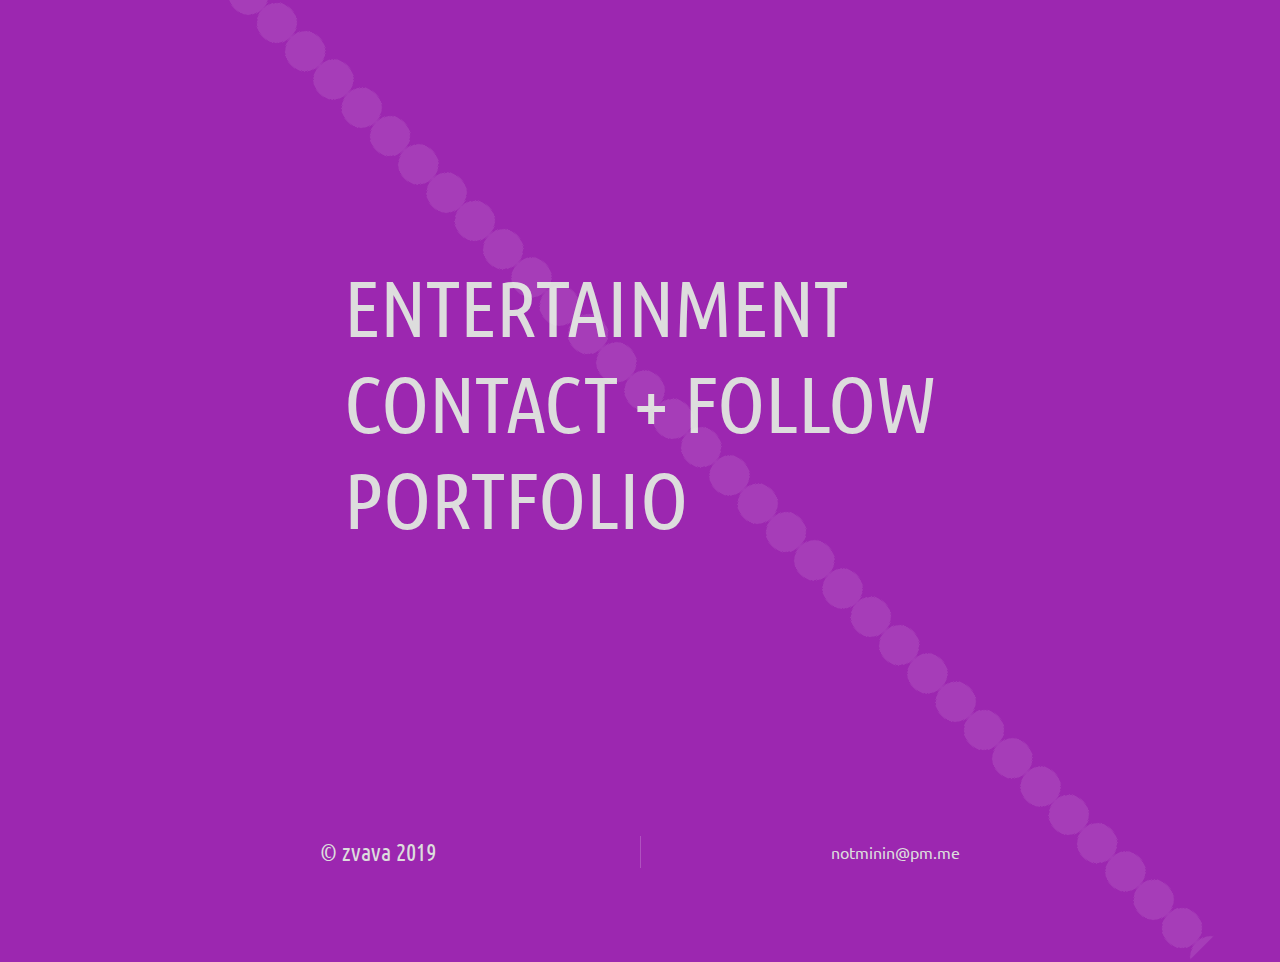
<file: index.html>
<!DOCTYPE html>
<html lang="en">
<head>
	<meta charset="UTF-8">
	<meta name="viewport" content="width=device-width, initial-scale=1.0">
	<meta http-equiv="X-UA-Compatible" content="ie=edge">
	<link rel="stylesheet" href="src/main.css">
	<title>zvava.org</title>
</head>
<body>
	<div class="content">
		<div class="links">
			<div class="inner">
				<a href="media.html">entertainment</a><br>
				<a href="social.html">contact + follow</a><br>
				<a href="portfolio.html">portfolio</a>
			</div>
		</div>
		<div class="footer">
			<div class="left">
				<p class="copyright">&copy; zvava 2019</p>
			</div>
			<div class="divider"></div>
			<div class="right">
				<a class="contact" href="mailto:notminin@pm.me">notminin@pm.me</a>
			</div>
		</div>
	</div>
</body>
</html>
</file>
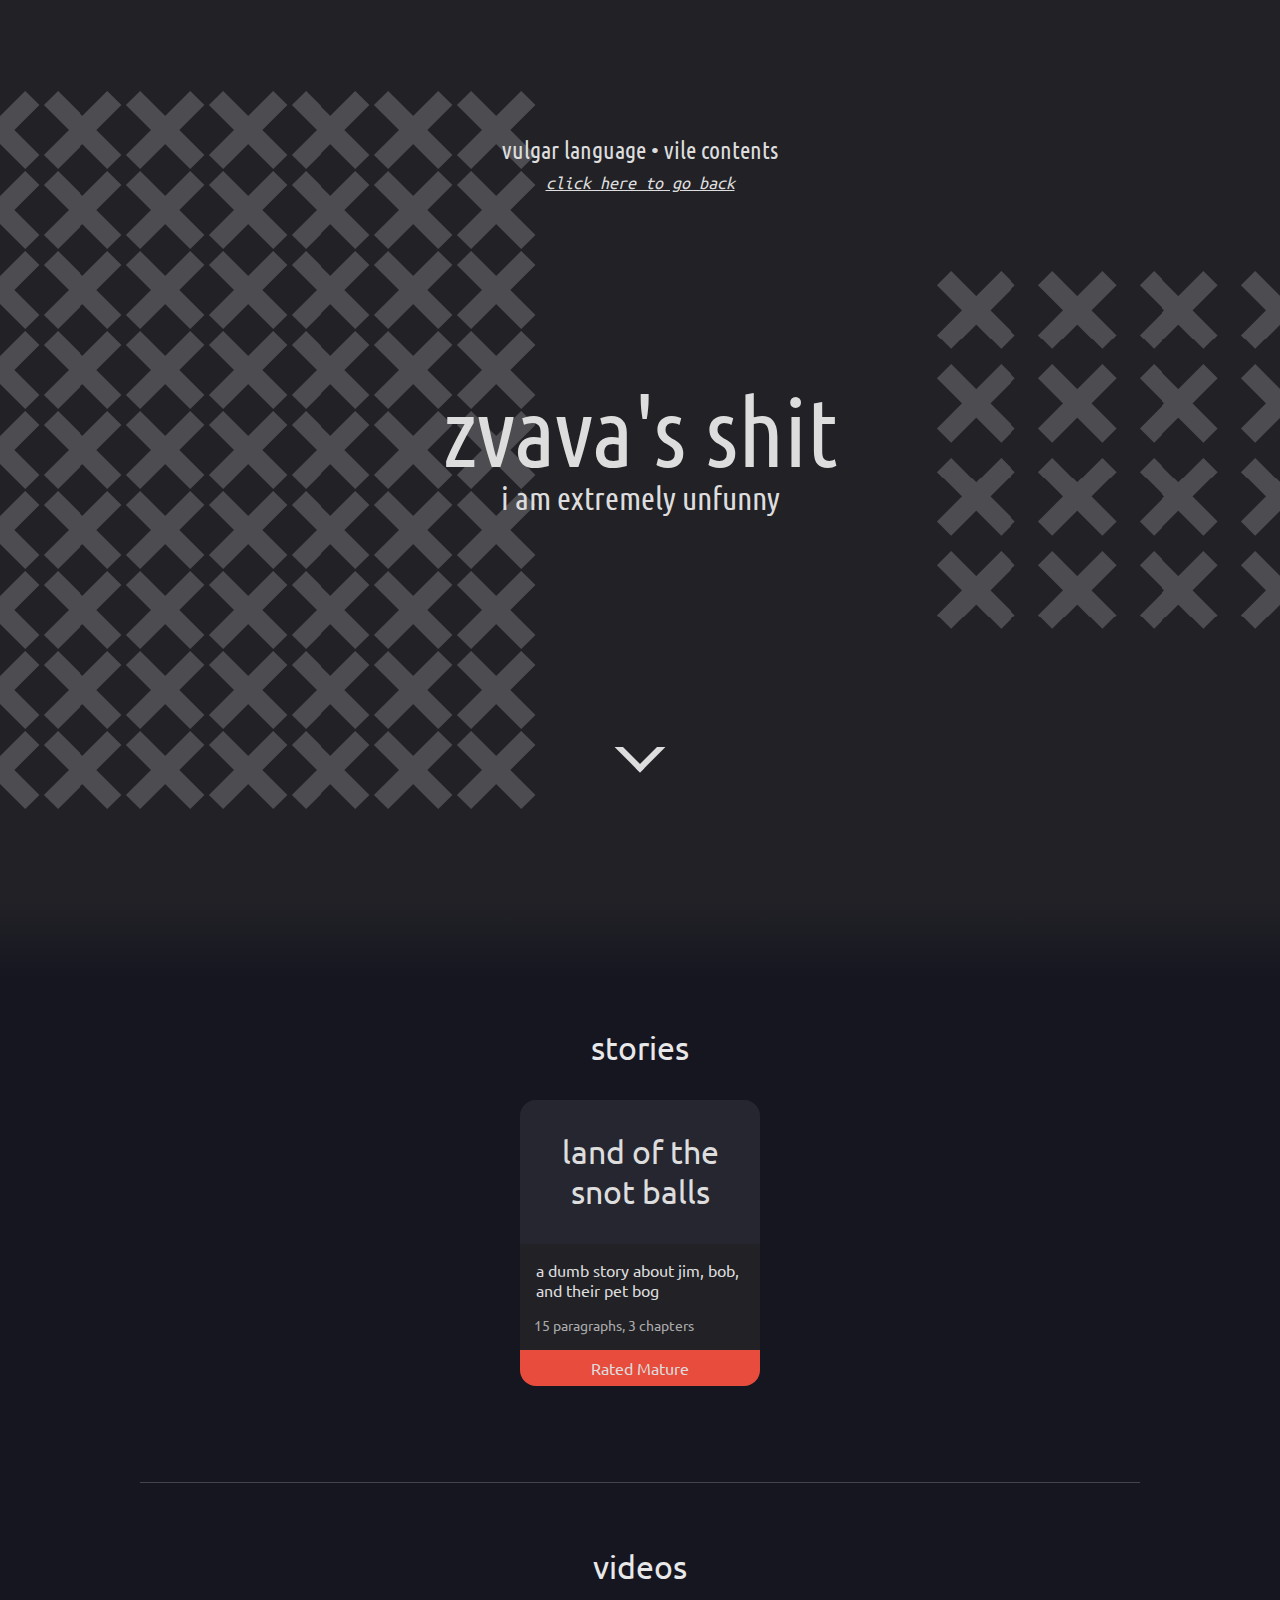
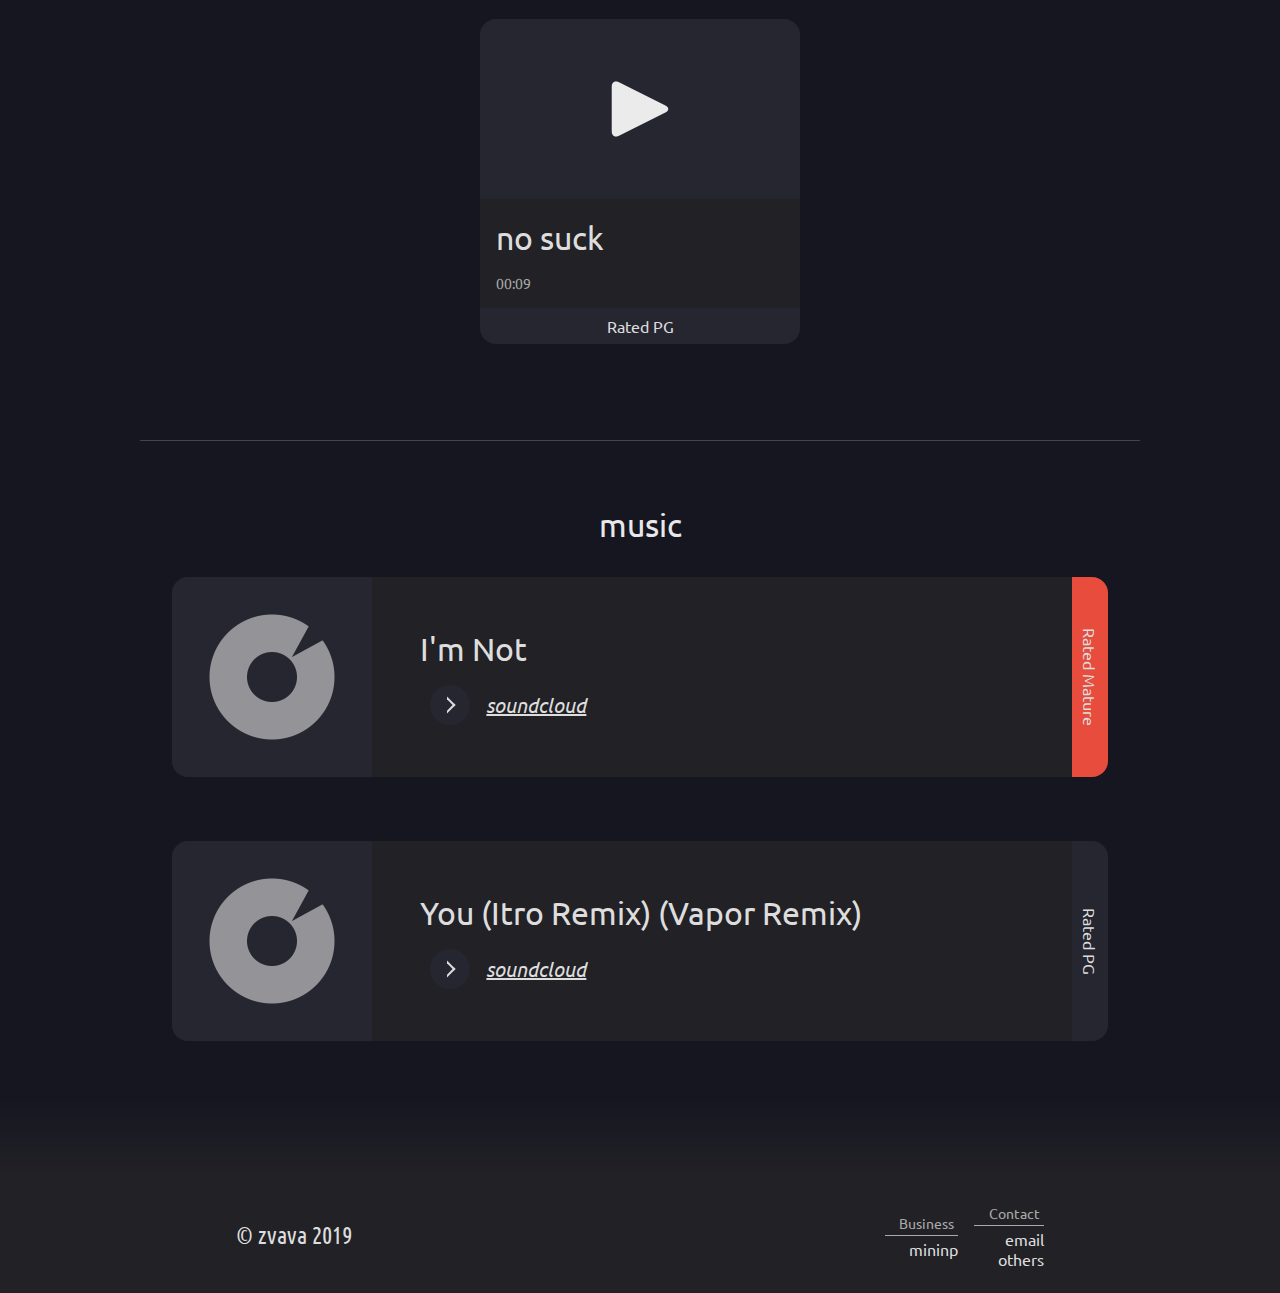
<file: media.html>
<!DOCTYPE html>
<html lang="en">
<head>
	<meta charset="UTF-8">
	<meta name="viewport" content="width=device-width, initial-scale=1.0">
	<meta http-equiv="X-UA-Compatible" content="ie=edge">
	<link rel="stylesheet" href="src/media.css">
	<script defer src="src/main.js"></script>
	<title>media | zvava.org</title>
</head>
<body>
	<div class="section main">
		<div class="popup top">
			vulgar language &bullet; vile contents<br>
			<a href="index.html">click here to go back</a>
		</div>
		<div class="popup-container bottom">
			<div class="popup bottom"></div>
		</div>

		<div class="text">
			<h1>zvava's shit</h1>
			<h6>i am extremely unfunny</h6>
		</div>

		<div class="block-container left">
				<div class="block left"></div>
		</div>
		<div class="block-container right">
				<div class="block right"></div>
		</div>
	</div>
	<div class="section written">
		<div class="content">
			<h1><span>stories</span></h1>
			<div class="books">
				<a href="media/land_of_the_snot_balls.html"><div class="book" rating="Mature">
					<h1>land of the snot balls</h1>
					<p>a dumb story about jim, bob, and their pet bog</p>
					<p class="note">15 paragraphs, 3 chapters</p>
				</div></a>
			</div>
		</div>
	</div>
	<div class="section vids">
		<div class="content">
			<h1><span>videos</span></h1>
			<div class="videos">
				<a href="https://www.youtube.com/watch?v=CNkx3oz7_9g"><div class="video" rating="PG">
					<img class="thumbnail" src="src/img/thumbnails/no_thumbnail.jpg">
					<h1>no suck</h1>
					<p class="note">00:09</p>
				</div></a>
			</div>
		</div>
	</div>
	<div class="section music">
		<div class="content">
			<h1><span>music</span></h1>
			<div class="songs">
				<div class="song" rating="Mature">
					<img class="cover" src="src/img/music/no_cover.jpg">
					<div class="info">
						<h1>I'm Not</h1>
						<a class="link" href="https://soundcloud.com/zvava/im-not">
							<div class="button"></div>
							<div class="text">soundcloud</div>
						</a>
					</div>
				</div>
				<div class="song" rating="PG">
					<img class="cover" src="src/img/music/no_cover.jpg">
					<div class="info">
						<h1>You (Itro Remix) (Vapor Remix)</h1>
						<a class="link" href="https://soundcloud.com/zvava/you-itro-remix-vapour-remix">
							<div class="button"></div>
							<div class="text">soundcloud</div>
						</a>
					</div>
				</div>
			</div>
		</div>
	</div>
	<div class="footer">
		<div class="footer-wrapper">
			<div class="half left">
				<p class="copyright">&copy; zvava 2019</p>
			</div>
			<div class="half right">
				<div class="category">Business</div>
				<p><a href="https://minin.neocities.org/productions">mininp</a></p>
			</div>
			<div class="half right">
				<div class="category">Contact</div>
				<p><a href="mailto:notminin@pm.me">email</a></p>
				<p><a href="https://minin.neocities.org/">others</a></p>
			</div>
		</div>
	</div>
</body>
</html>
</file>
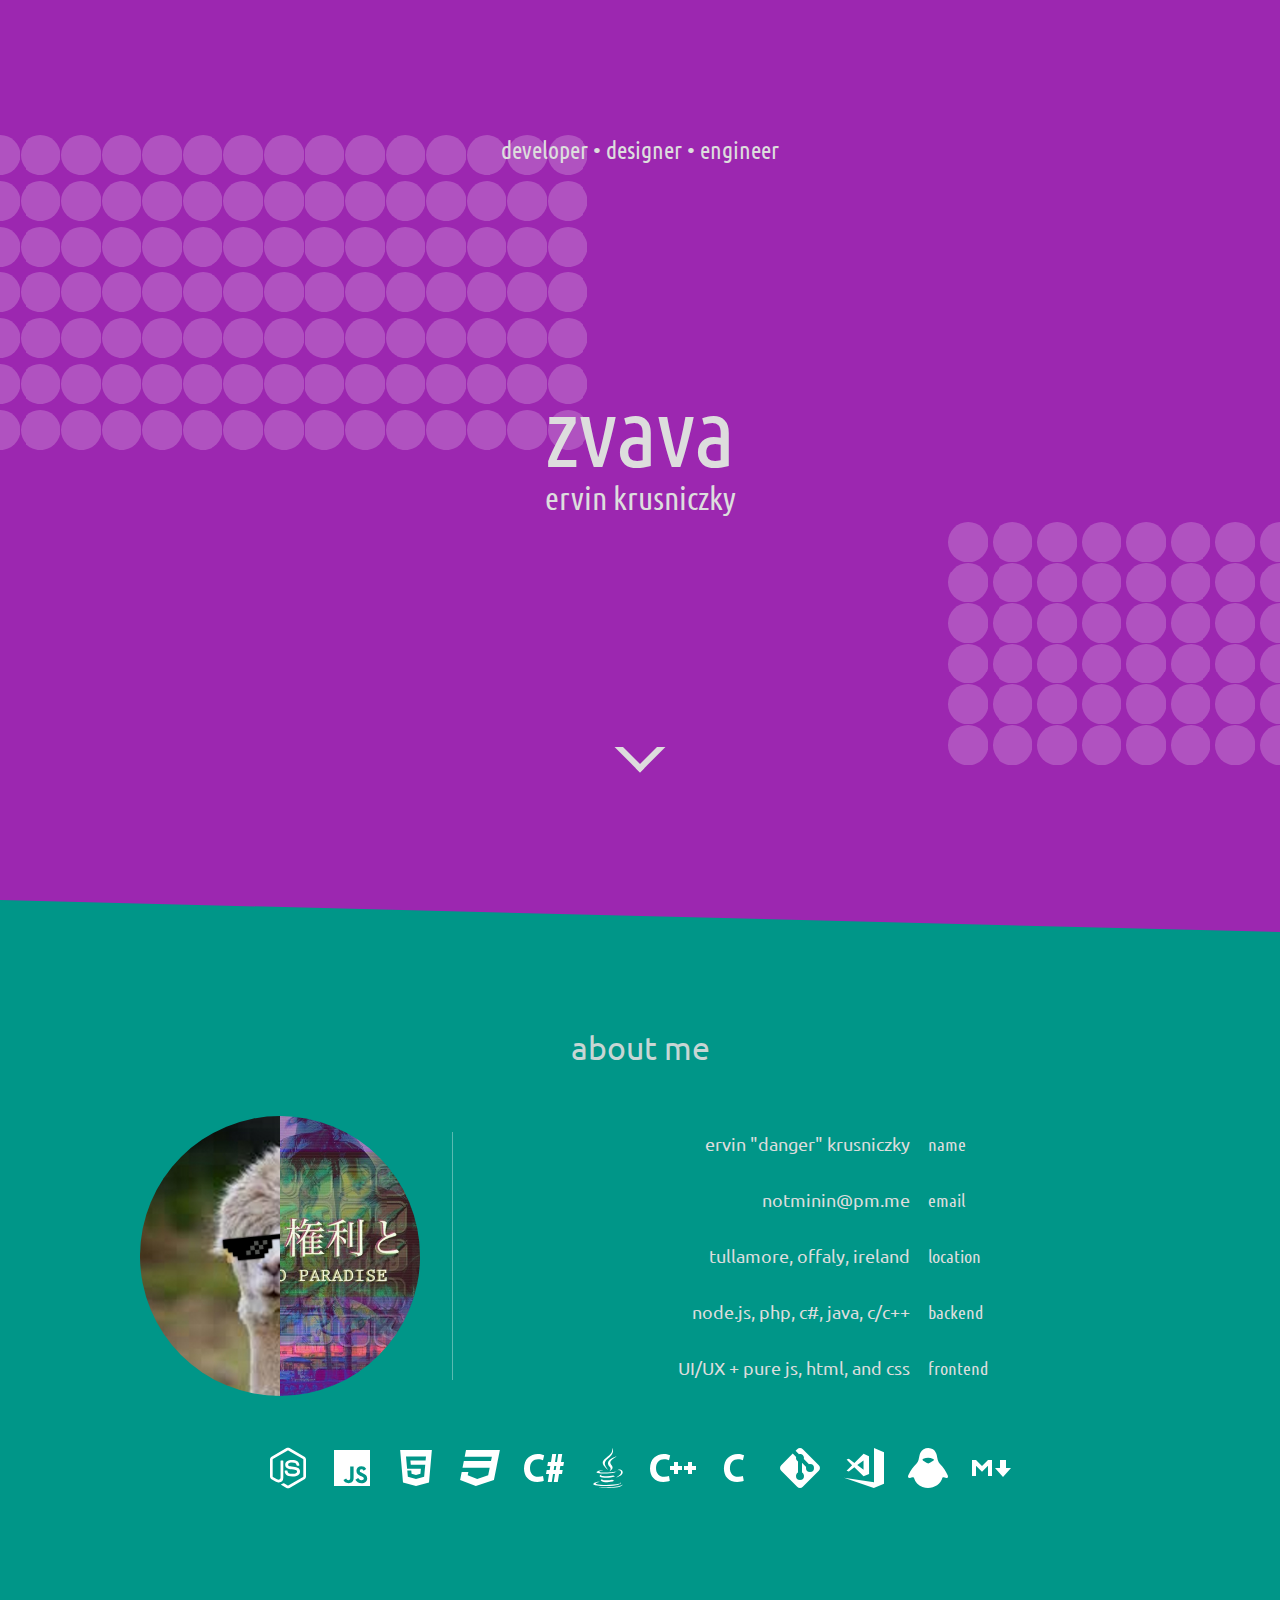
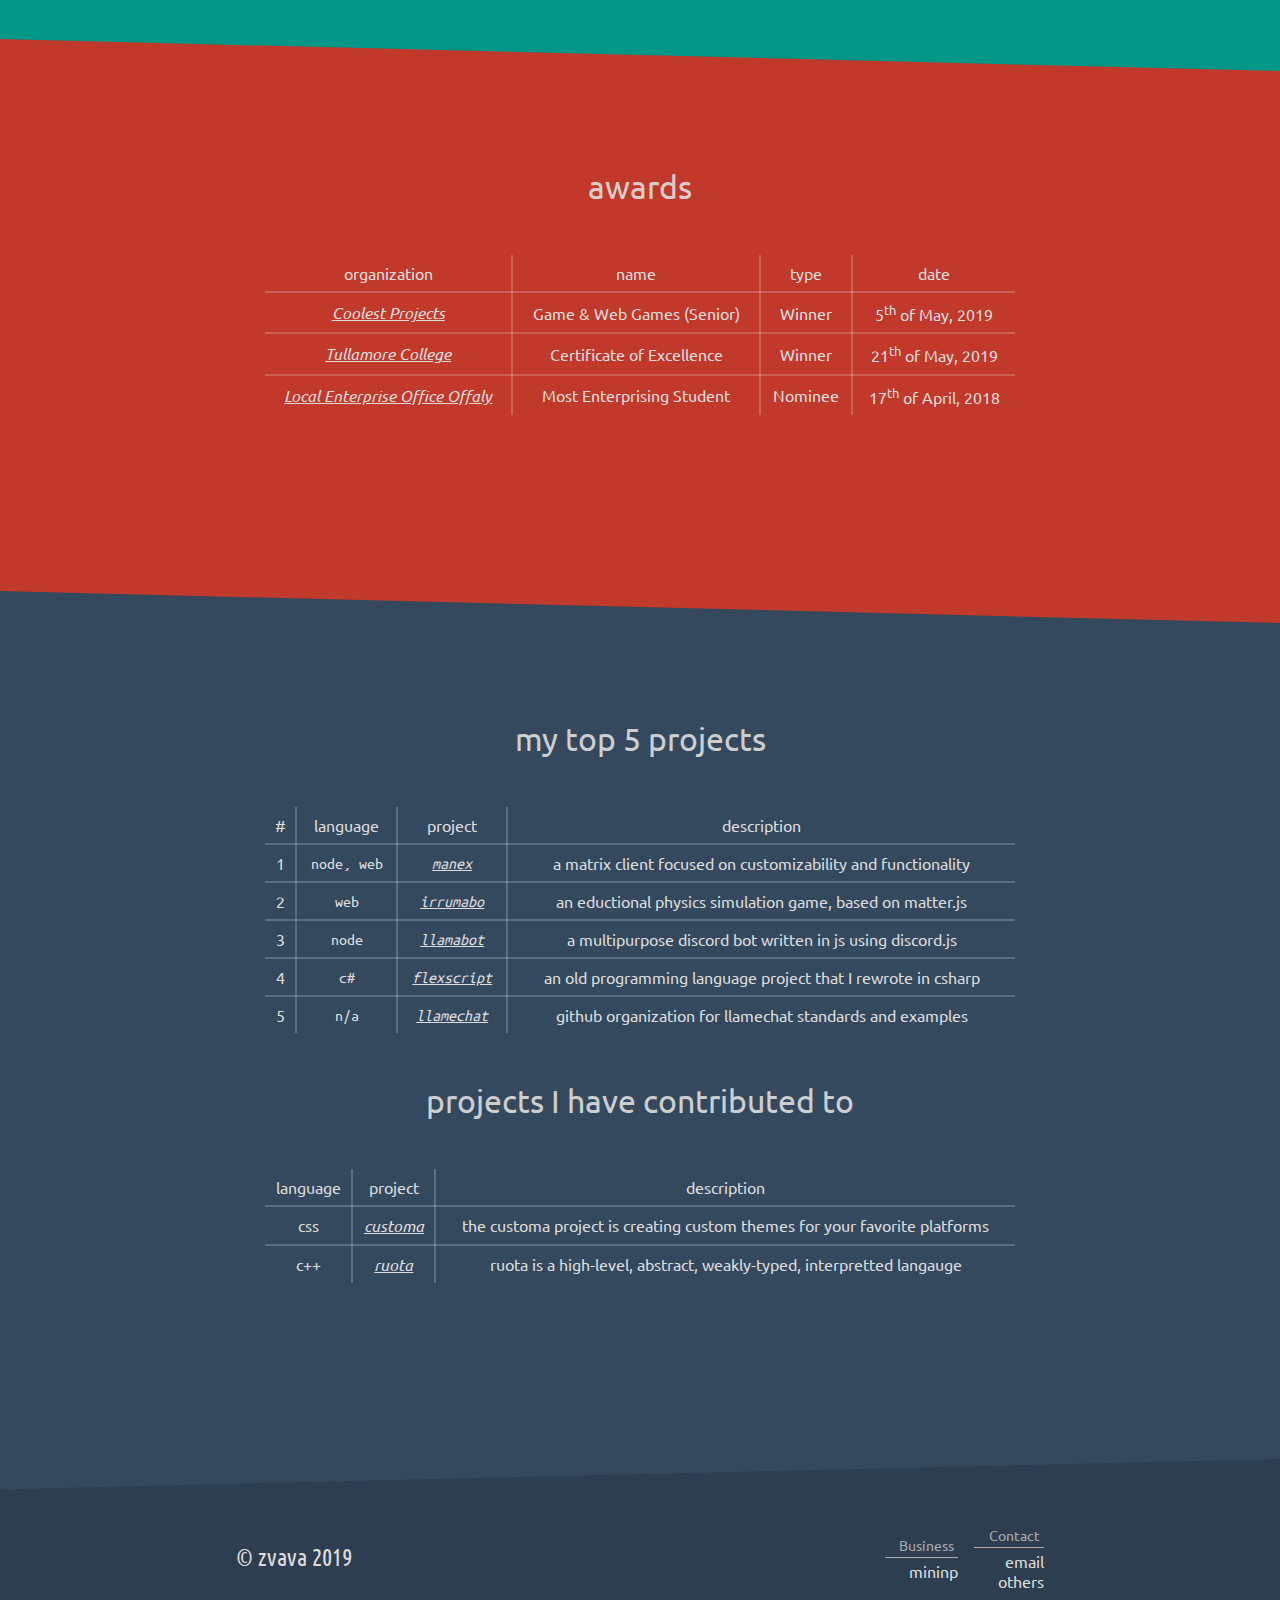
<file: portfolio.html>
<!DOCTYPE html>
<html lang="en">
<head>
	<meta charset="UTF-8">
	<meta name="viewport" content="width=device-width, initial-scale=1.0">
	<meta http-equiv="X-UA-Compatible" content="ie=edge">
	<link rel="stylesheet" href="src/portfolio.css">
	<script defer src="src/main.js"></script>
	<title>portfolio | zvava.org</title>
</head>
<body>
	<div class="section main">
		<div class="popup top">developer &bullet; designer &bullet; engineer</div>
		<div class="popup-container bottom">
			<div class="popup bottom"></div>
		</div>
		<div class="text">
			<a href="index.html"><h1>zvava</h1></a>
			<h6>ervin krusniczky</h6>
		</div>
		<div class="block-container left">
				<div class="block left"></div>
		</div>
		<div class="block-container right">
				<div class="block right"></div>
		</div>
	</div>
	<div class="section about">
		<div class="content">
			<h1><div>about me</div></h1>
			<div class="bio">
				<div class="avatar">
					<div class="left"></div>
					<div class="right"></div>
				</div>
				<div class="divider"></div>
				<div class="list-container">
					<div class="list left">
						<div>ervin "danger" krusniczky</div>
						<div>notminin@pm.me</div>
						<div>tullamore, offaly, ireland</div>
						<div>node.js, php, c#, java, c/c++</div>
						<div>UI/UX + pure js, html, and css</div>
					</div>
					<div class="list right">
						<div>name</div>
						<div>email</div>
						<div>location</div>
						<div>backend</div>
						<div>frontend</div>
					</div>
				</div>
			</div>

			<div class="technologies">
				<div title="node"><svg viewBox="0 0 24 24"><path fill="white" d="M12,1.85C11.73,1.85 11.45,1.92 11.22,2.05L3.78,6.35C3.3,6.63 3,7.15 3,7.71V16.29C3,16.85 3.3,17.37 3.78,17.65L5.73,18.77C6.68,19.23 7,19.24 7.44,19.24C8.84,19.24 9.65,18.39 9.65,16.91V8.44C9.65,8.32 9.55,8.22 9.43,8.22H8.5C8.37,8.22 8.27,8.32 8.27,8.44V16.91C8.27,17.57 7.59,18.22 6.5,17.67L4.45,16.5C4.38,16.45 4.34,16.37 4.34,16.29V7.71C4.34,7.62 4.38,7.54 4.45,7.5L11.89,3.21C11.95,3.17 12.05,3.17 12.11,3.21L19.55,7.5C19.62,7.54 19.66,7.62 19.66,7.71V16.29C19.66,16.37 19.62,16.45 19.55,16.5L12.11,20.79C12.05,20.83 11.95,20.83 11.88,20.79L10,19.65C9.92,19.62 9.84,19.61 9.79,19.64C9.26,19.94 9.16,20 8.67,20.15C8.55,20.19 8.36,20.26 8.74,20.47L11.22,21.94C11.46,22.08 11.72,22.15 12,22.15C12.28,22.15 12.54,22.08 12.78,21.94L20.22,17.65C20.7,17.37 21,16.85 21,16.29V7.71C21,7.15 20.7,6.63 20.22,6.35L12.78,2.05C12.55,1.92 12.28,1.85 12,1.85M14,8C11.88,8 10.61,8.89 10.61,10.39C10.61,12 11.87,12.47 13.91,12.67C16.34,12.91 16.53,13.27 16.53,13.75C16.53,14.58 15.86,14.93 14.3,14.93C12.32,14.93 11.9,14.44 11.75,13.46C11.73,13.36 11.64,13.28 11.53,13.28H10.57C10.45,13.28 10.36,13.37 10.36,13.5C10.36,14.74 11.04,16.24 14.3,16.24C16.65,16.24 18,15.31 18,13.69C18,12.08 16.92,11.66 14.63,11.35C12.32,11.05 12.09,10.89 12.09,10.35C12.09,9.9 12.29,9.3 14,9.3C15.5,9.3 16.09,9.63 16.32,10.66C16.34,10.76 16.43,10.83 16.53,10.83H17.5C17.55,10.83 17.61,10.81 17.65,10.76C17.69,10.72 17.72,10.66 17.7,10.6C17.56,8.82 16.38,8 14,8Z" /></svg></div>
				<div title="js"><svg viewBox="0 0 24 24"><path fill="white" d="M3,3H21V21H3V3M7.73,18.04C8.13,18.89 8.92,19.59 10.27,19.59C11.77,19.59 12.8,18.79 12.8,17.04V11.26H11.1V17C11.1,17.86 10.75,18.08 10.2,18.08C9.62,18.08 9.38,17.68 9.11,17.21L7.73,18.04M13.71,17.86C14.21,18.84 15.22,19.59 16.8,19.59C18.4,19.59 19.6,18.76 19.6,17.23C19.6,15.82 18.79,15.19 17.35,14.57L16.93,14.39C16.2,14.08 15.89,13.87 15.89,13.37C15.89,12.96 16.2,12.64 16.7,12.64C17.18,12.64 17.5,12.85 17.79,13.37L19.1,12.5C18.55,11.54 17.77,11.17 16.7,11.17C15.19,11.17 14.22,12.13 14.22,13.4C14.22,14.78 15.03,15.43 16.25,15.95L16.67,16.13C17.45,16.47 17.91,16.68 17.91,17.26C17.91,17.74 17.46,18.09 16.76,18.09C15.93,18.09 15.45,17.66 15.09,17.06L13.71,17.86Z" /></svg></div>
				<div title="html"><svg viewBox="0 0 24 24"><path fill="white" d="M12,17.56L16.07,16.43L16.62,10.33H9.38L9.2,8.3H16.8L17,6.31H7L7.56,12.32H14.45L14.22,14.9L12,15.5L9.78,14.9L9.64,13.24H7.64L7.93,16.43L12,17.56M4.07,3H19.93L18.5,19.2L12,21L5.5,19.2L4.07,3Z" /></svg></div>
				<div title="css"><svg viewBox="0 0 24 24"><path fill="white" d="M5,3L4.35,6.34H17.94L17.5,8.5H3.92L3.26,11.83H16.85L16.09,15.64L10.61,17.45L5.86,15.64L6.19,14H2.85L2.06,18L9.91,21L18.96,18L20.16,11.97L20.4,10.76L21.94,3H5Z" /></svg></div>
				<div title="csharp"><svg viewBox="0 0 24 24"><path fill="white" d="M11.5,15.97L11.91,18.41C11.65,18.55 11.23,18.68 10.67,18.8C10.1,18.93 9.43,19 8.66,19C6.45,18.96 4.79,18.3 3.68,17.04C2.56,15.77 2,14.16 2,12.21C2.05,9.9 2.72,8.13 4,6.89C5.32,5.64 6.96,5 8.94,5C9.69,5 10.34,5.07 10.88,5.19C11.42,5.31 11.82,5.44 12.08,5.59L11.5,8.08L10.44,7.74C10.04,7.64 9.58,7.59 9.05,7.59C7.89,7.58 6.93,7.95 6.18,8.69C5.42,9.42 5.03,10.54 5,12.03C5,13.39 5.37,14.45 6.08,15.23C6.79,16 7.79,16.4 9.07,16.41L10.4,16.29C10.83,16.21 11.19,16.1 11.5,15.97M13.89,19L14.5,15H13L13.34,13H14.84L15.16,11H13.66L14,9H15.5L16.11,5H18.11L17.5,9H18.5L19.11,5H21.11L20.5,9H22L21.66,11H20.16L19.84,13H21.34L21,15H19.5L18.89,19H16.89L17.5,15H16.5L15.89,19H13.89M16.84,13H17.84L18.16,11H17.16L16.84,13Z" /></svg></div>
				<div title="java"><svg viewBox="0 0 24 24"><path fill="white" d="M16.5,6.08C16.5,6.08 9.66,7.79 12.94,11.56C13.91,12.67 12.69,13.67 12.69,13.67C12.69,13.67 15.14,12.42 14,10.82C12.94,9.35 12.14,8.62 16.5,6.08M12.03,7.28C16.08,4.08 14,2 14,2C14.84,5.3 11.04,6.3 9.67,8.36C8.73,9.76 10.13,11.27 12,13C11.29,11.3 8.78,9.84 12.03,7.28M9.37,17.47C6.29,18.33 11.25,20.1 15.16,18.43C14.78,18.28 14.41,18.1 14.06,17.89C12.7,18.2 11.3,18.26 9.92,18.07C8.61,17.91 9.37,17.47 9.37,17.47M14.69,15.79C12.94,16.17 11.13,16.26 9.35,16.05C8.04,15.92 8.9,15.28 8.9,15.28C5.5,16.41 10.78,17.68 15.5,16.3C15.21,16.19 14.93,16 14.69,15.79M18.11,19.09C18.11,19.09 18.68,19.56 17.5,19.92C15.22,20.6 8.07,20.81 6.09,19.95C5.38,19.64 6.72,19.21 7.14,19.12C7.37,19.06 7.6,19.04 7.83,19.04C7.04,18.5 2.7,20.14 5.64,20.6C13.61,21.9 20.18,20 18.11,19.09M15.37,14.23C15.66,14.04 15.97,13.88 16.29,13.74C16.29,13.74 14.78,14 13.27,14.14C11.67,14.3 10.06,14.32 8.46,14.2C6.11,13.89 9.75,13 9.75,13C8.65,13 7.57,13.26 6.59,13.75C4.54,14.75 11.69,15.2 15.37,14.23M16.27,16.65C16.25,16.69 16.23,16.72 16.19,16.75C21.2,15.44 19.36,12.11 16.96,12.94C16.83,13 16.72,13.08 16.65,13.19C16.79,13.14 16.93,13.1 17.08,13.07C18.28,12.83 20,14.7 16.27,16.65M16.4,21.26C13.39,21.78 10.31,21.82 7.28,21.4C7.28,21.4 7.74,21.78 10.09,21.93C13.69,22.16 19.22,21.8 19.35,20.1C19.38,20.11 19.12,20.75 16.4,21.26Z" />
					</svg></div>
				<div title="cpp"><svg viewBox="0 0 24 24"><path fill="white" d="M10.5,15.97L10.91,18.41C10.65,18.55 10.23,18.68 9.67,18.8C9.1,18.93 8.43,19 7.66,19C5.45,18.96 3.79,18.3 2.68,17.04C1.56,15.77 1,14.16 1,12.21C1.05,9.9 1.72,8.13 3,6.89C4.32,5.64 5.96,5 7.94,5C8.69,5 9.34,5.07 9.88,5.19C10.42,5.31 10.82,5.44 11.08,5.59L10.5,8.08L9.44,7.74C9.04,7.64 8.58,7.59 8.05,7.59C6.89,7.58 5.93,7.95 5.18,8.69C4.42,9.42 4.03,10.54 4,12.03C4,13.39 4.37,14.45 5.08,15.23C5.79,16 6.79,16.4 8.07,16.41L9.4,16.29C9.83,16.21 10.19,16.1 10.5,15.97M11,11H13V9H15V11H17V13H15V15H13V13H11V11M18,11H20V9H22V11H24V13H22V15H20V13H18V11Z" /></svg></div>
				<div title="c"><svg viewBox="0 0 24 24"><path fill="white" d="M15.45,15.97L15.87,18.41C15.61,18.55 15.19,18.68 14.63,18.8C14.06,18.93 13.39,19 12.62,19C10.41,18.96 8.75,18.3 7.64,17.04C6.5,15.77 5.96,14.16 5.96,12.21C6,9.9 6.68,8.13 8,6.89C9.28,5.64 10.92,5 12.9,5C13.65,5 14.3,5.07 14.84,5.19C15.38,5.31 15.78,5.44 16.04,5.59L15.44,8.08L14.4,7.74C14,7.64 13.53,7.59 13,7.59C11.85,7.58 10.89,7.95 10.14,8.69C9.38,9.42 9,10.54 8.96,12.03C8.97,13.39 9.33,14.45 10.04,15.23C10.75,16 11.74,16.4 13.03,16.41L14.36,16.29C14.79,16.21 15.15,16.1 15.45,15.97Z" /></svg></div>
				<div title="git"><svg viewBox="0 0 24 24"><path fill="white" d="M2.6,10.59L8.38,4.8L10.07,6.5C9.83,7.35 10.22,8.28 11,8.73V14.27C10.4,14.61 10,15.26 10,16A2,2 0 0,0 12,18A2,2 0 0,0 14,16C14,15.26 13.6,14.61 13,14.27V9.41L15.07,11.5C15,11.65 15,11.82 15,12A2,2 0 0,0 17,14A2,2 0 0,0 19,12A2,2 0 0,0 17,10C16.82,10 16.65,10 16.5,10.07L13.93,7.5C14.19,6.57 13.71,5.55 12.78,5.16C12.35,5 11.9,4.96 11.5,5.07L9.8,3.38L10.59,2.6C11.37,1.81 12.63,1.81 13.41,2.6L21.4,10.59C22.19,11.37 22.19,12.63 21.4,13.41L13.41,21.4C12.63,22.19 11.37,22.19 10.59,21.4L2.6,13.41C1.81,12.63 1.81,11.37 2.6,10.59Z" /></svg></div>
				<div title="vscode"><svg viewBox="0 0 24 24"><path fill="white" d="M3.29,7.77L4.42,7.38L7.19,9.47L11.8,4.88L14.5,6.1L14.54,14.96L11.78,16.17L7.18,11.62L4.42,13.71L3.29,13.33L6.06,10.57L3.29,7.77M8.63,10.56L11.77,12.89V8.19L8.63,10.56M17,19.17V2.03L22,4.1V19.9L16.91,22L2,16.92L17,19.17Z" /></svg></div>
				<div title="linux"><svg viewBox="0 0 24 24"><path fill="white" d="M14.62,8.35C14.2,8.63 12.87,9.39 12.67,9.54C12.28,9.85 11.92,9.83 11.53,9.53C11.33,9.37 10,8.61 9.58,8.34C9.1,8.03 9.13,7.64 9.66,7.42C11.3,6.73 12.94,6.78 14.57,7.45C15.06,7.66 15.08,8.05 14.62,8.35M21.84,15.63C20.91,13.54 19.64,11.64 18,9.97C17.47,9.42 17.14,8.8 16.94,8.09C16.84,7.76 16.77,7.42 16.7,7.08C16.5,6.2 16.41,5.3 16,4.47C15.27,2.89 14,2.07 12.16,2C10.35,2.05 9,2.81 8.21,4.4C8,4.83 7.85,5.28 7.75,5.74C7.58,6.5 7.43,7.29 7.25,8.06C7.1,8.71 6.8,9.27 6.29,9.77C4.68,11.34 3.39,13.14 2.41,15.12C2.27,15.41 2.13,15.7 2.04,16C1.85,16.66 2.33,17.12 3.03,16.96C3.47,16.87 3.91,16.78 4.33,16.65C4.74,16.5 4.9,16.6 5,17C5.65,19.15 7.07,20.66 9.24,21.5C13.36,23.06 18.17,20.84 19.21,16.92C19.28,16.65 19.38,16.55 19.68,16.65C20.14,16.79 20.61,16.89 21.08,17C21.57,17.09 21.93,16.84 22,16.36C22.03,16.1 21.94,15.87 21.84,15.63" /></svg></div>
				<div title="markdown"><svg viewBox="0 0 24 24"><path fill="white" d="M2,16V8H4L7,11L10,8H12V16H10V10.83L7,13.83L4,10.83V16H2M16,8H19V12H21.5L17.5,16.5L13.5,12H16V8Z" /></svg></div>
			</div>
		</div>
	</div>
	<div class="section experience">
		<div class="content">
			<h1><div>awards</div></h1>
			<table>
				<tr>
					<th>organization</th>
					<th>name</th>
					<th>type</th>
					<th>date</th>
				</tr>
				<tr>
					<td><a href="https://coolestprojects.org/">Coolest Projects</a></td>
					<td>Game & Web Games (Senior)</td>
					<td>Winner</td>
					<td>5<sup>th</sup> of May, 2019</td>
				</tr>
				<tr>
					<td><a href="http://www.tullamorecollege.ie/">Tullamore College</a></td>
					<td>Certificate of Excellence</td>
					<td>Winner</td>
					<td>21<sup>th</sup> of May, 2019</td>
				</tr>
				<tr>
					<td><a href="https://www.localenterprise.ie/Offaly/">Local Enterprise Office Offaly</a></td>
					<td>Most Enterprising Student</td>
					<td>Nominee</td>
					<td>17<sup>th</sup> of April, 2018</td>
				</tr>
			</table>
		</div>
	</div>
	<div class="section projects">
		<div class="content">
			<h1><div>my top 5 projects</div></h1>
			<table class="projects">
				<tr>
					<th>#</th>
					<th>language</th>
					<th>project</th>
					<th>description</th>
				</tr>
				<tr>
					<td>1</td>
					<td>node, web</td>
					<td><a href="https://github.com/mininmobile/manex">manex</a></td>
					<td>a matrix client focused on customizability and functionality</td>
				</tr>
				<tr>
					<td>2</td>
					<td>web</td>
					<td><a href="https://github.com/mininmobile/irrumabo">irrumabo</a></td>
					<td>an eductional physics simulation game, based on matter.js</td>
				</tr>
				<tr>
					<td>3</td>
					<td>node</td>
					<td><a href="https://github.com/mininmobile/llamabot-rewrite">llamabot</a></td>
					<td>a multipurpose discord bot written in js using discord.js</td>
				</tr>
				<tr>
					<td>4</td>
					<td>c#</td>
					<td><a href="https://github.com/mininmobile/flexscript">flexscript</a></td>
					<td>an old programming language project that I rewrote in csharp</td>
				</tr>
				<tr>
					<td>5</td>
					<td>n/a</td>
					<td><a href="https://github.com/llamechat">llamechat</a></td>
					<td>github organization for llamechat standards and examples</td>
				</tr>
			</table>

			<h1><div>projects I have contributed to</div></h1>
			<table>
				<tr>
					<th>language</th>
					<th>project</th>
					<th>description</th>
				</tr>
				<tr>
					<td>css</td>
					<td><a href="https://github.com/customa">customa</a></td>
					<td>the customa project is creating custom themes for your favorite platforms</td>
				</tr>
				<tr>
					<td>c++</td>
					<td><a href="https://github.com/ruota-lang">ruota</a></td>
					<td>ruota is a high-level, abstract, weakly-typed, interpretted langauge</td>
				</tr>
			</table>
		</div>
	</div>
	<div class="footer">
		<div class="footer-wrapper">
			<div class="half left">
				<p class="copyright">&copy; zvava 2019</p>
			</div>
			<div class="half right">
				<div class="category">Business</div>
				<p><a href="https://minin.neocities.org/productions">mininp</a></p>
			</div>
			<div class="half right">
				<div class="category">Contact</div>
				<p><a href="mailto:notminin@pm.me">email</a></p>
				<p><a href="https://minin.neocities.org/">others</a></p>
			</div>
		</div>
	</div>
</body>
</html>
</file>
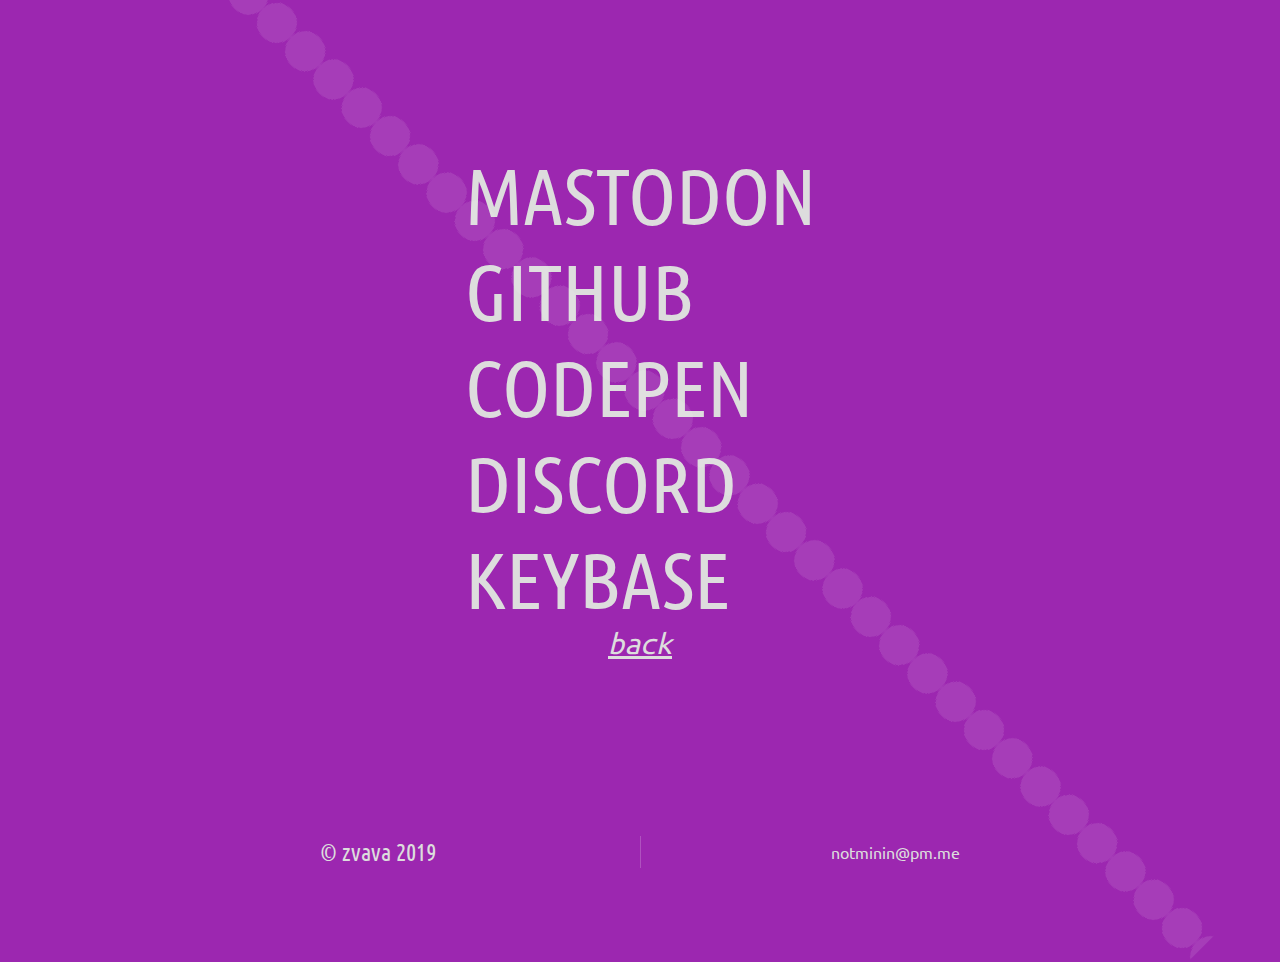
<file: social.html>
<!DOCTYPE html>
<html lang="en">
<head>
	<meta charset="UTF-8">
	<meta name="viewport" content="width=device-width, initial-scale=1.0">
	<meta http-equiv="X-UA-Compatible" content="ie=edge">
	<link rel="stylesheet" href="src/main.css">
	<title>social | zvava.org</title>
</head>
<body>
	<div class="content">
		<div class="links">
			<div class="inner">
				<a href="https://toot.cafe/@zvava">mastodon</a><br>
				<a href="https://mininmobile.github.io/">github</a><br>
				<a href="https://codepen.io/zvava">codepen</a><br>
				<a href="https://discord.gg/FFpR7e3">discord</a><br>
				<a href="https://keybase.io/zvava">keybase</a>
			</div>
			<a class="note" href="index.html">back</a>
		</div>
		<div class="footer">
			<div class="left">
				<p class="copyright">&copy; zvava 2019</p>
			</div>
			<div class="divider"></div>
			<div class="right">
				<a class="contact" href="mailto:notminin@pm.me">notminin@pm.me</a>
			</div>
		</div>
	</div>
</body>
</html>
</file>
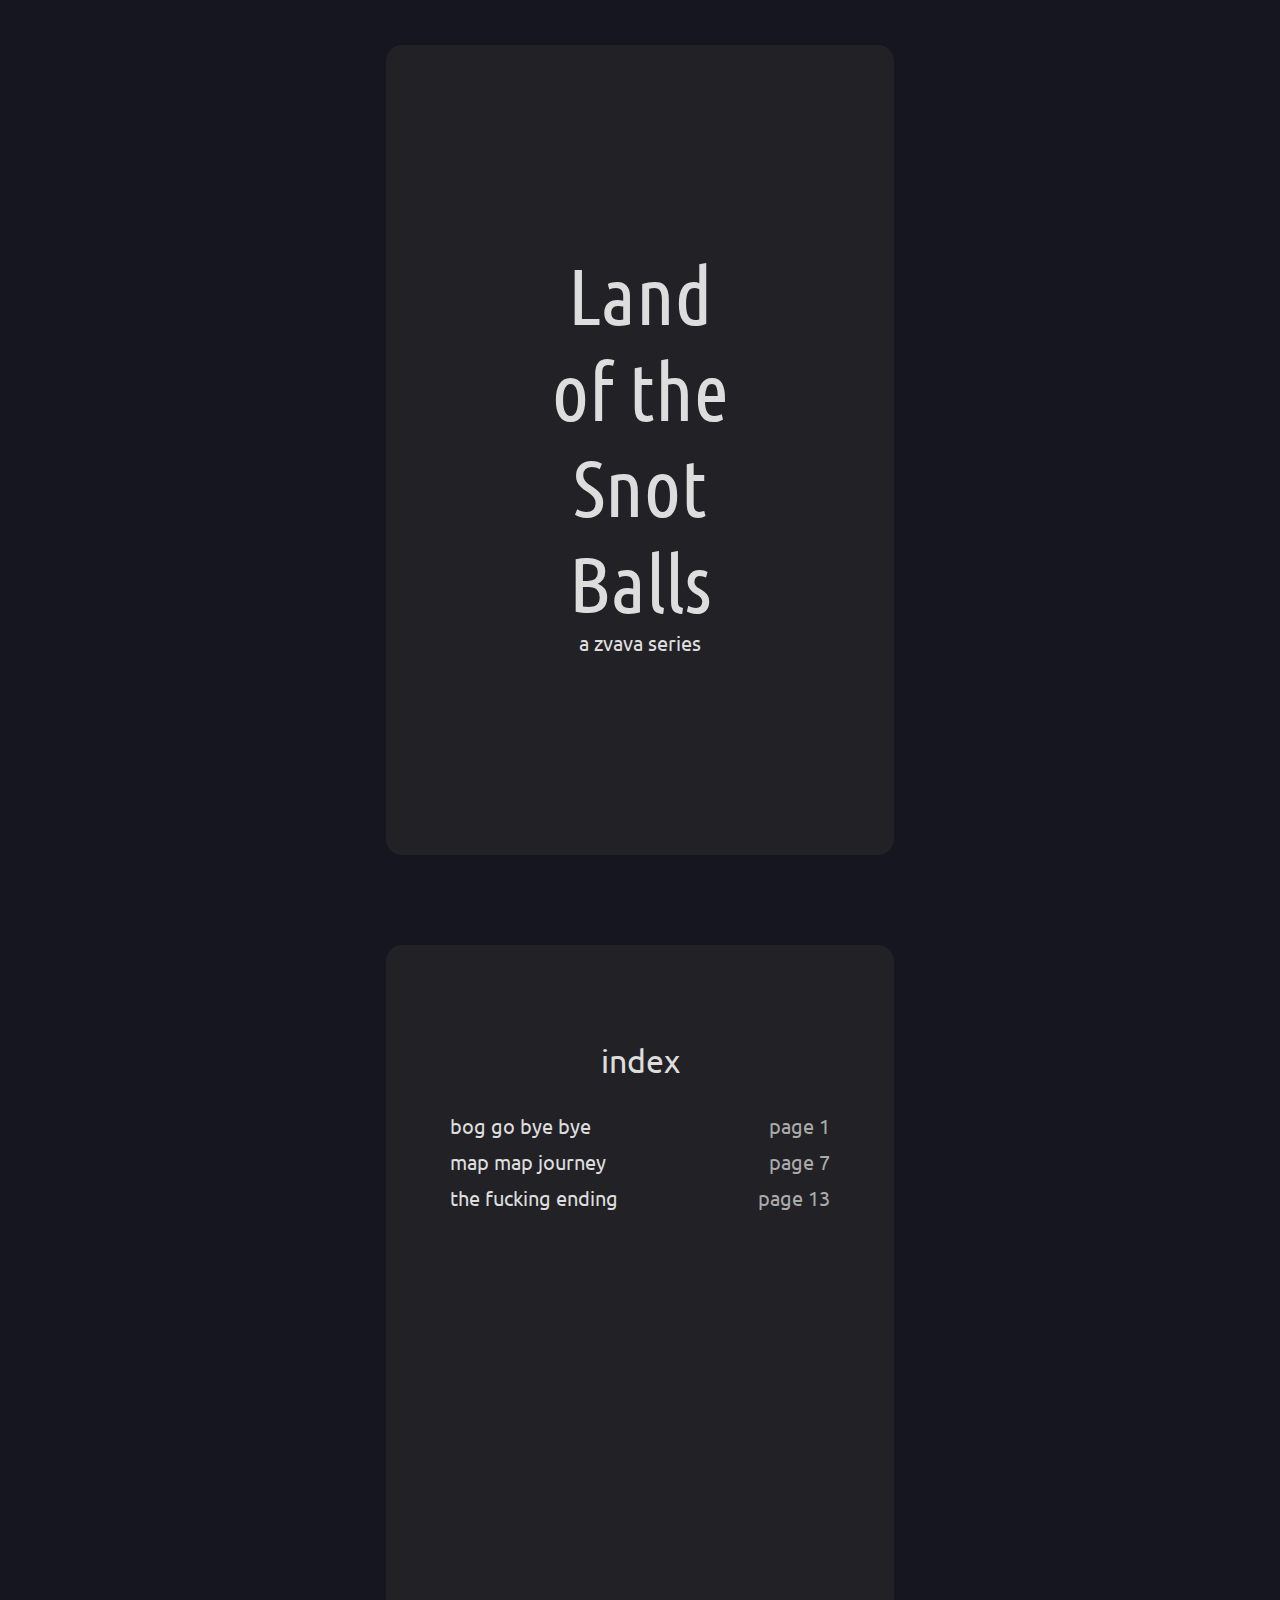
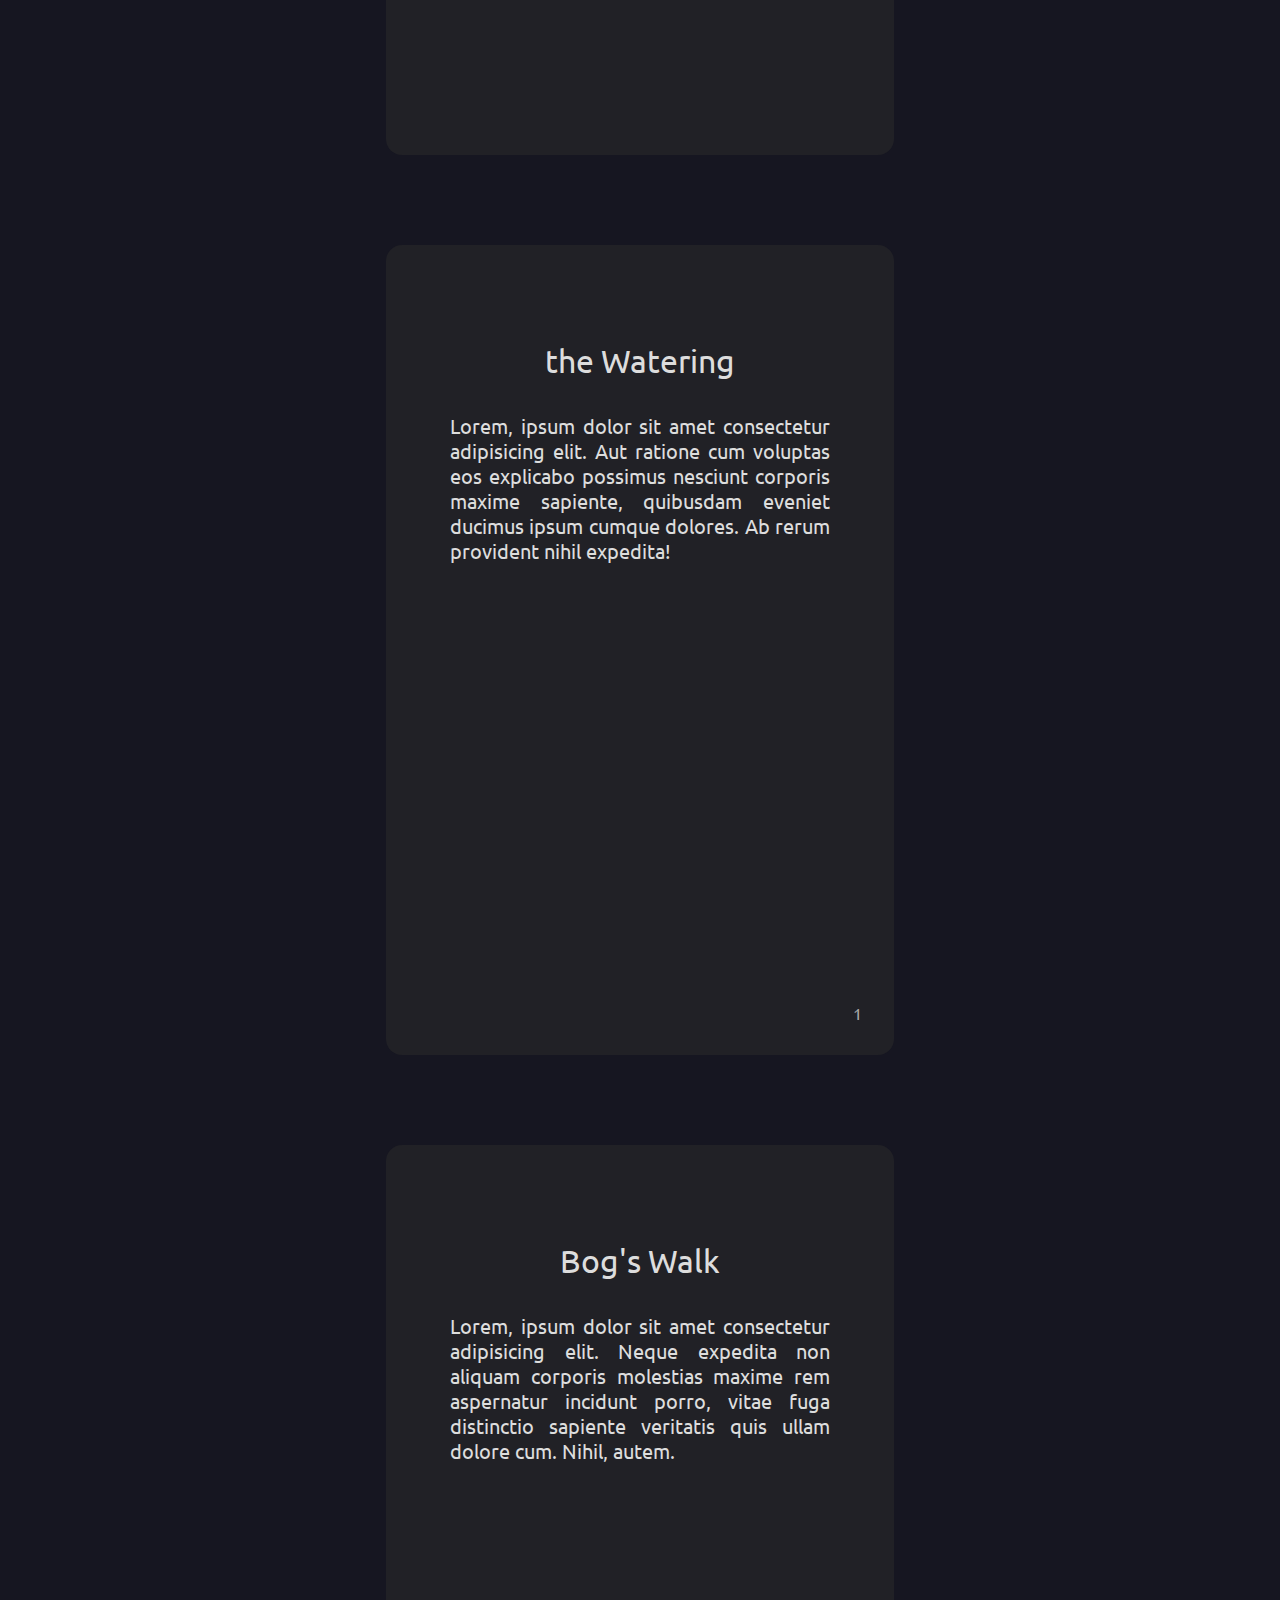
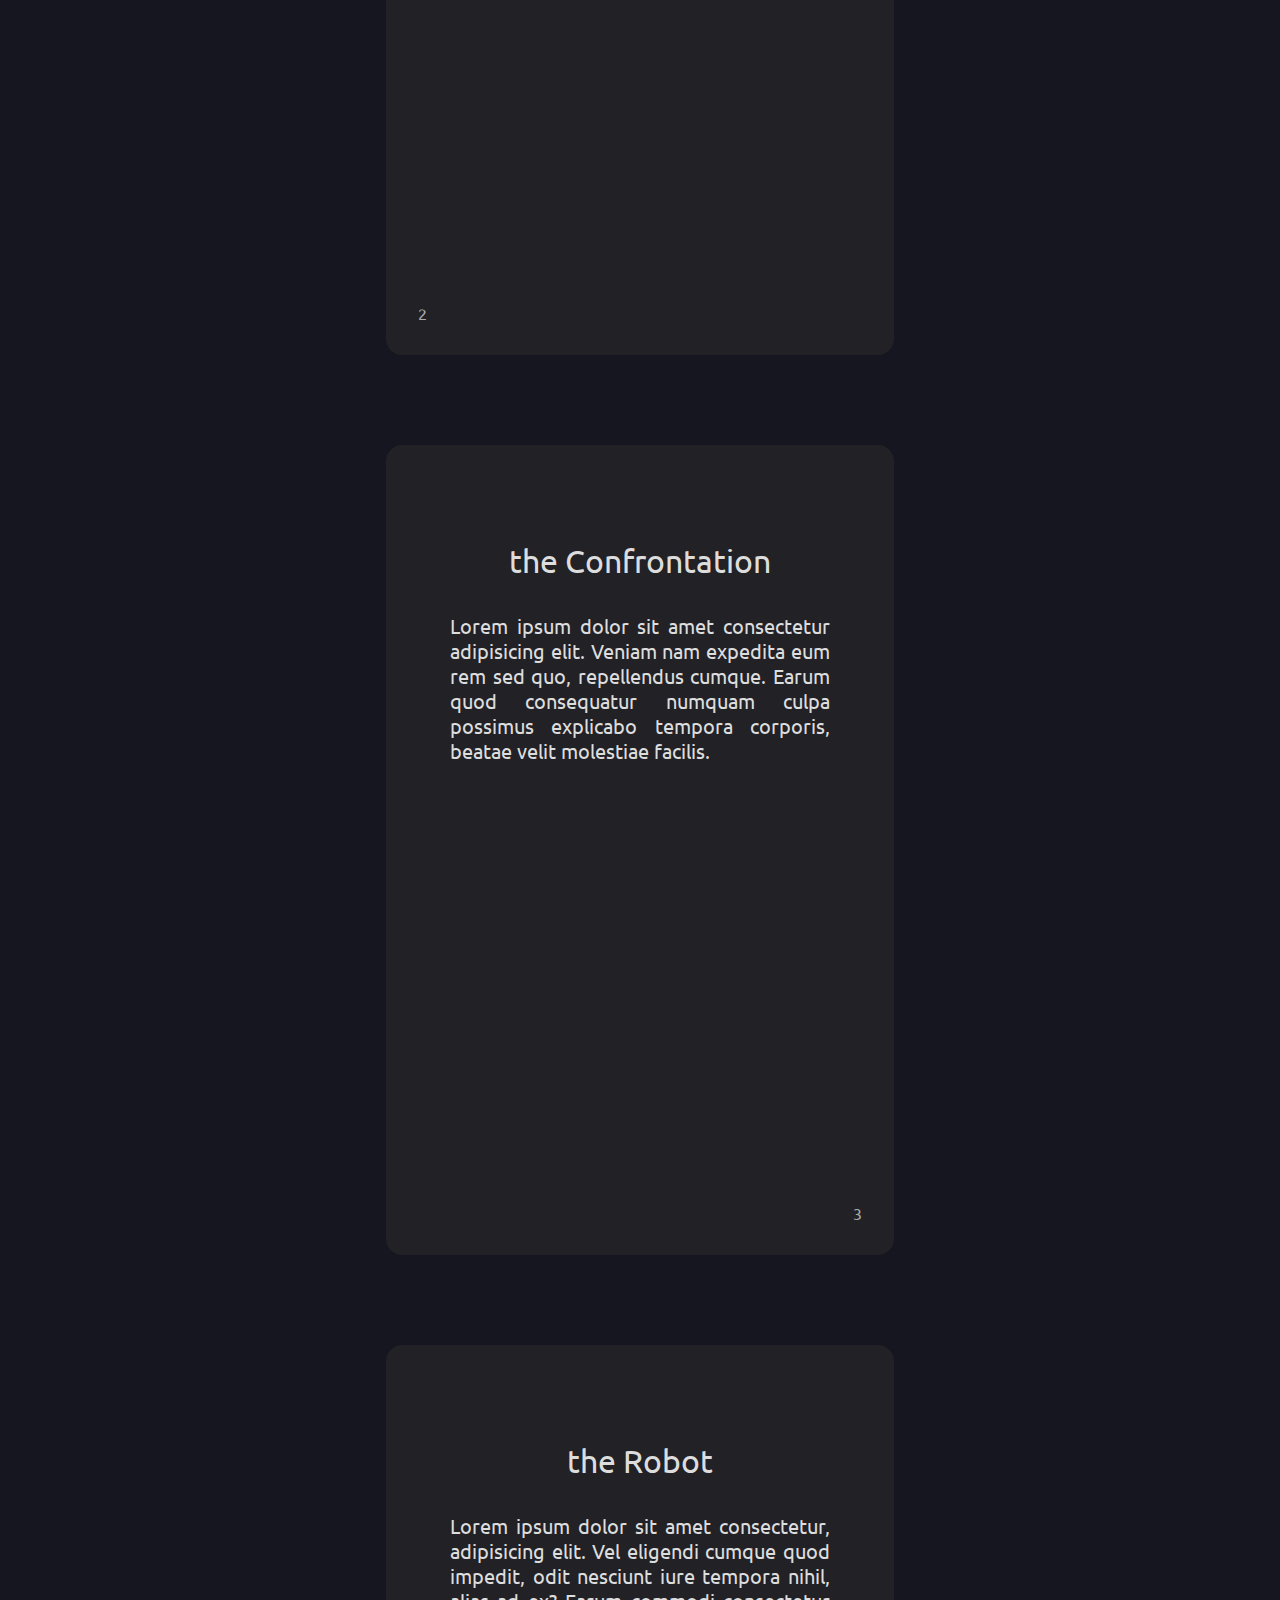
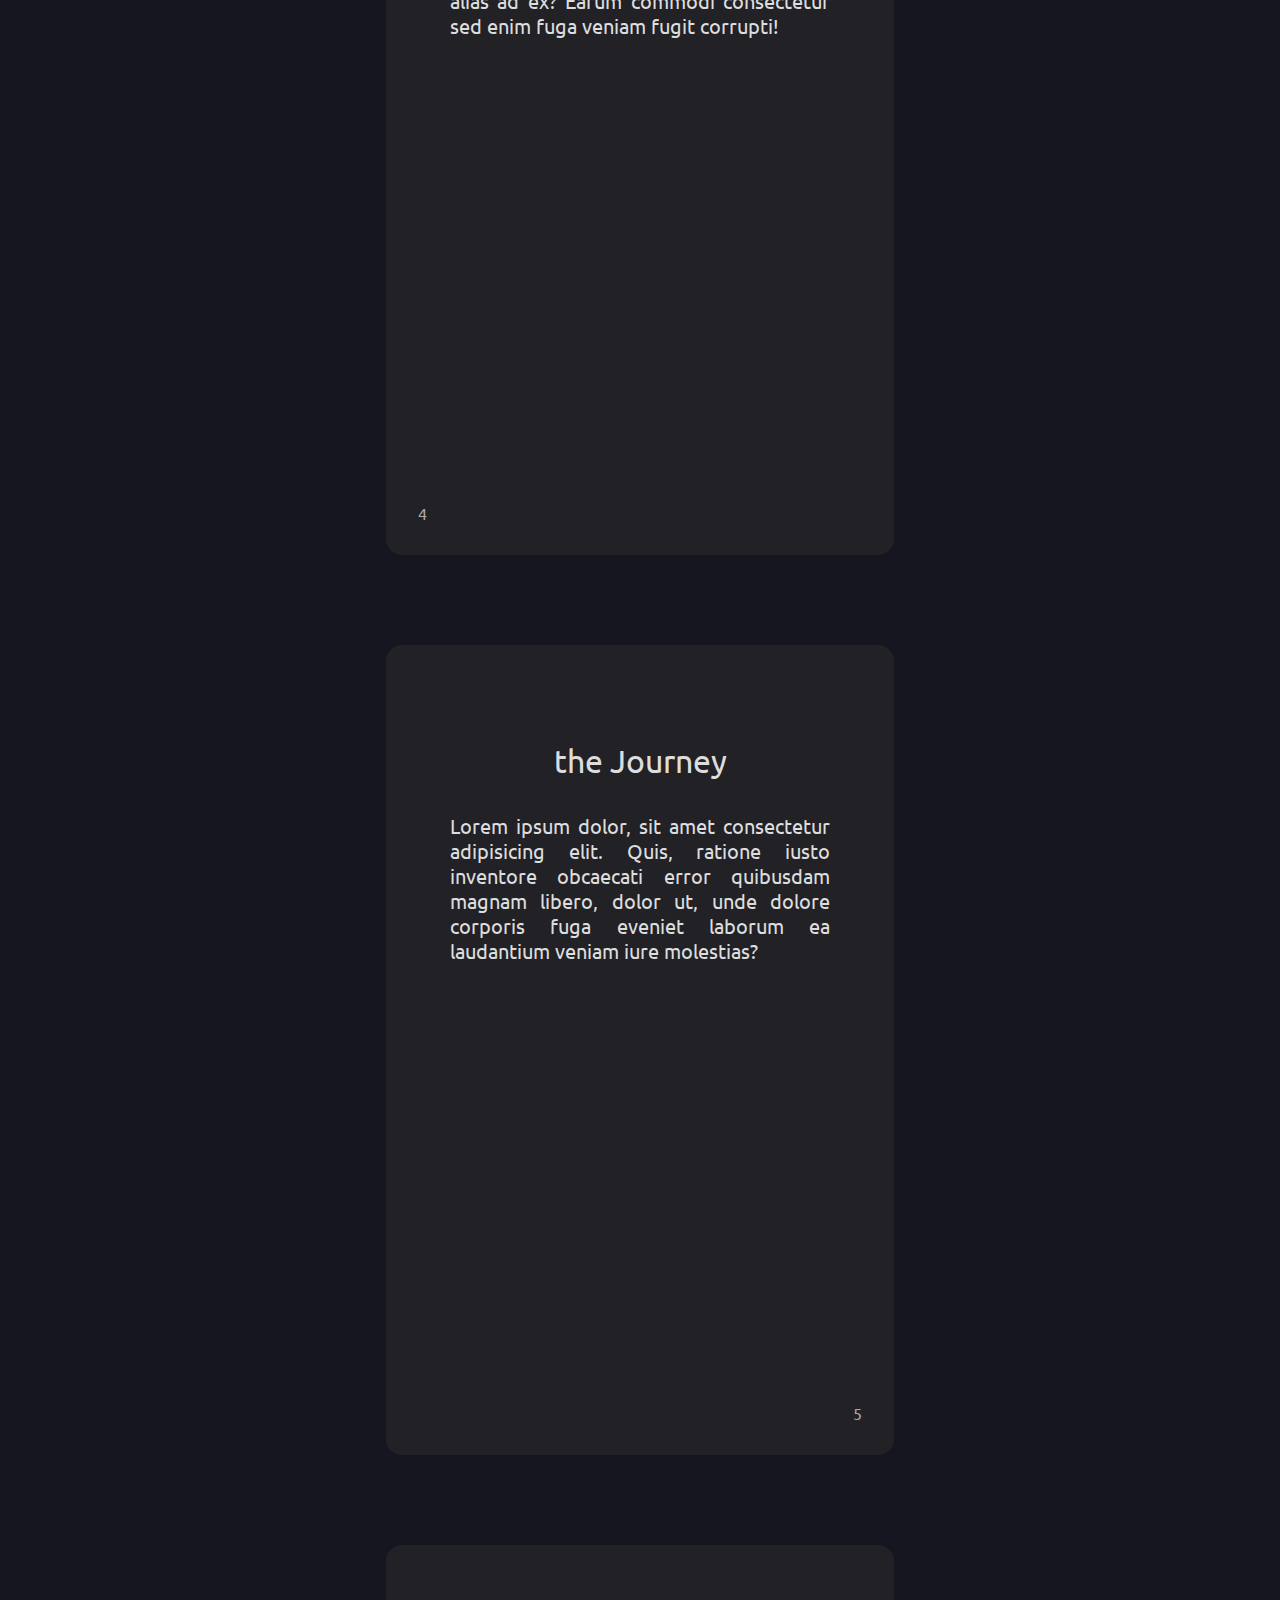
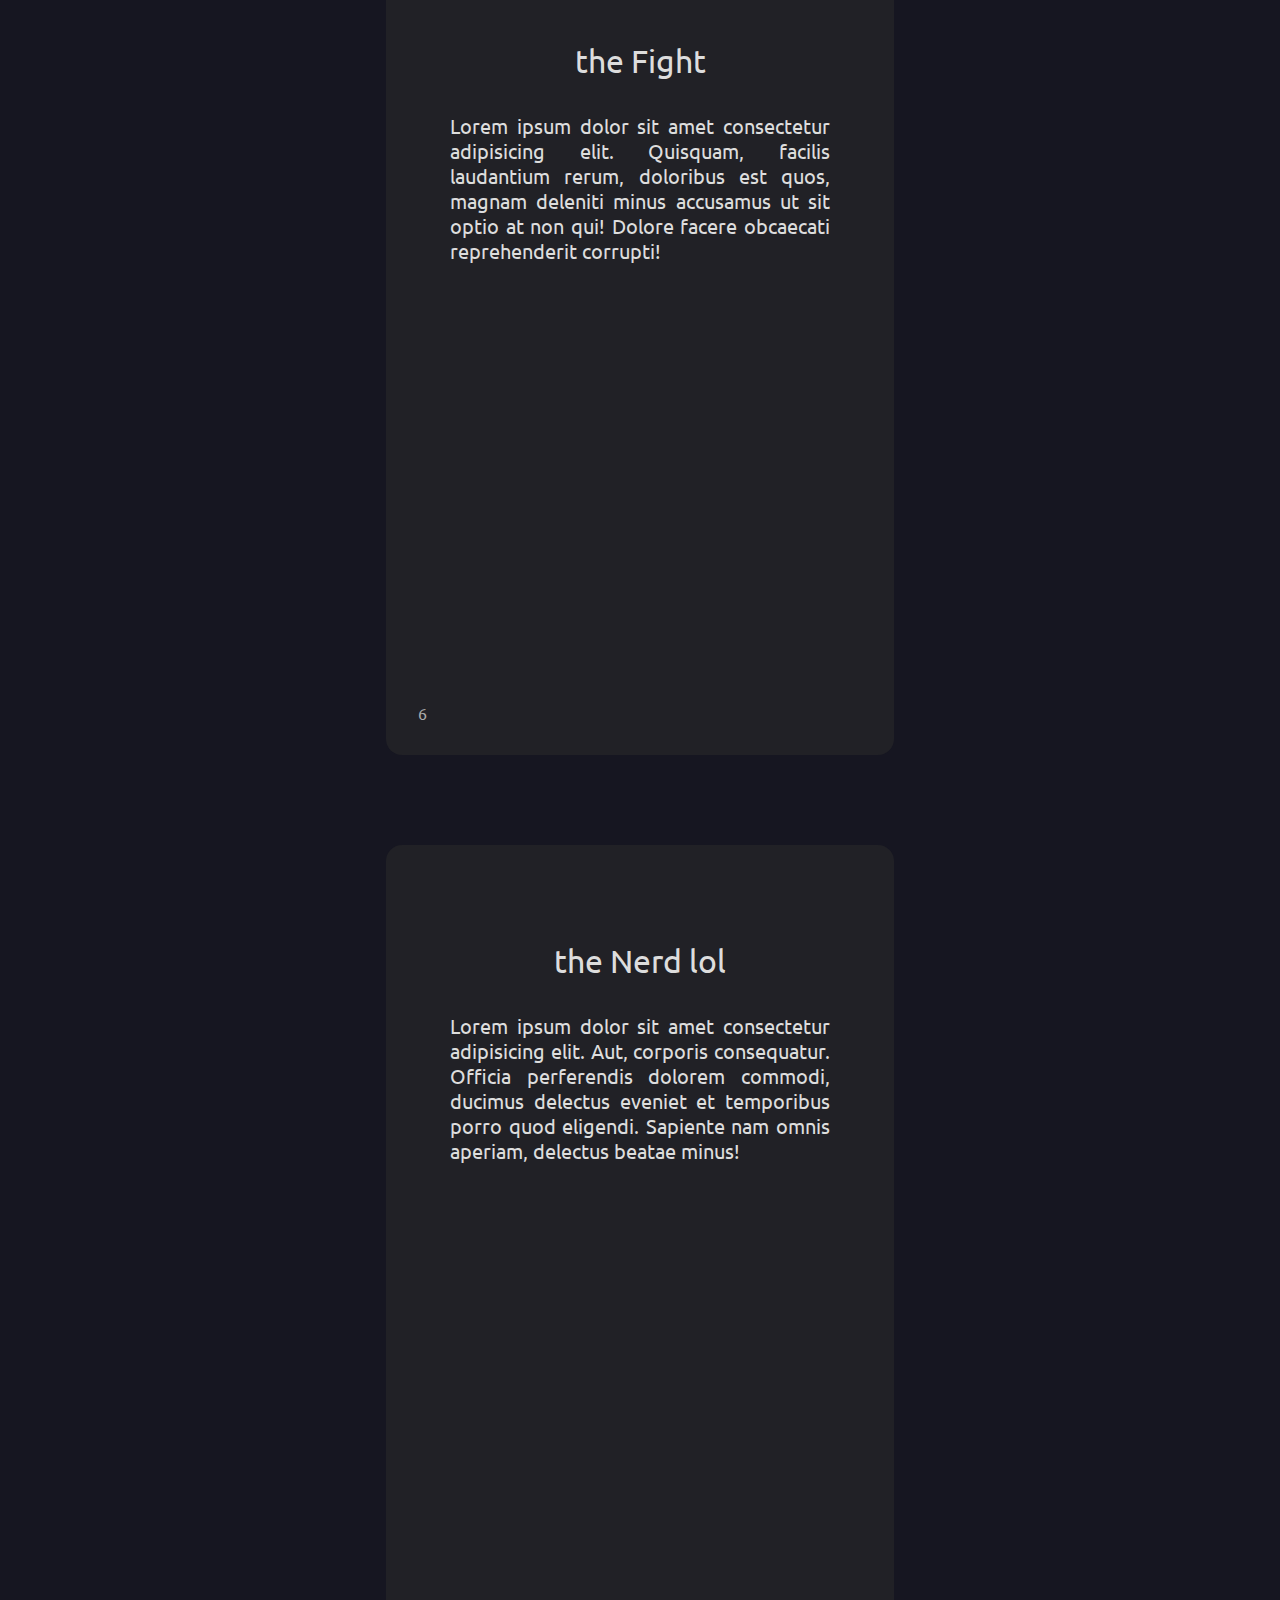
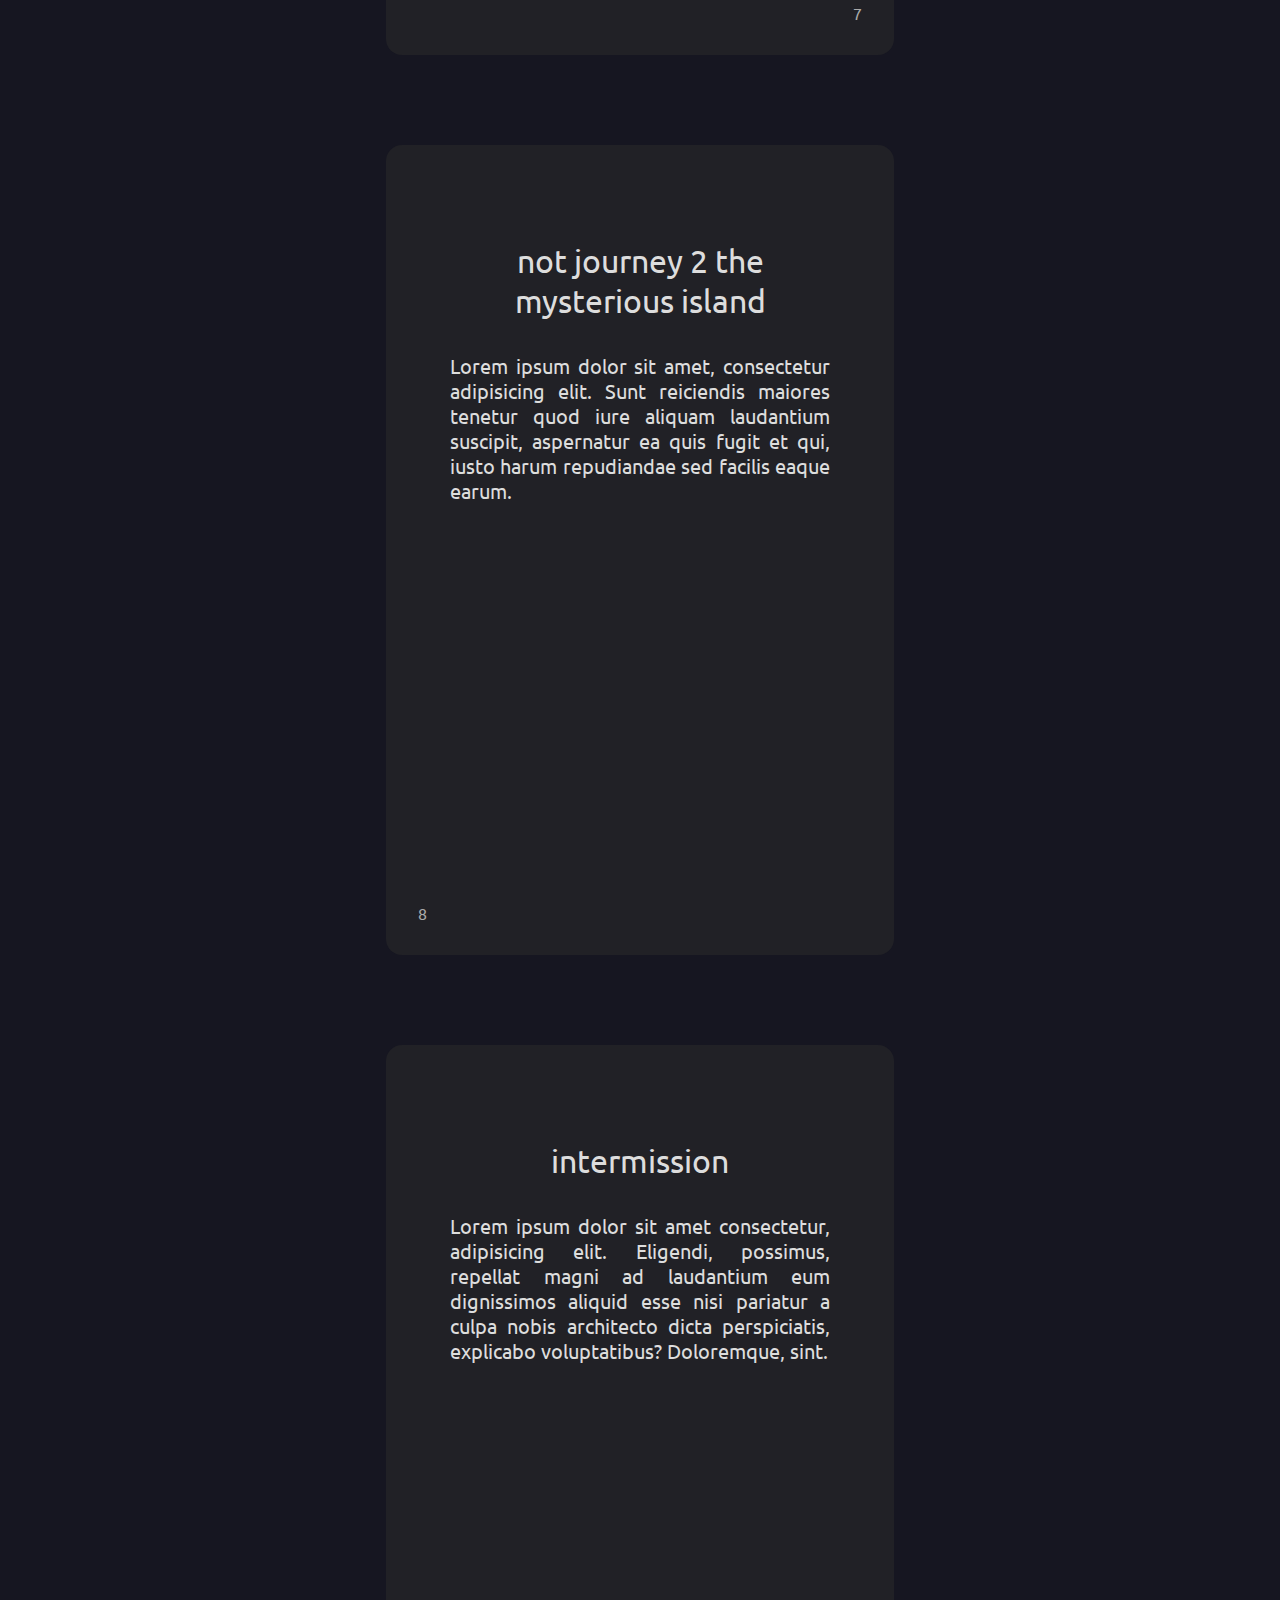
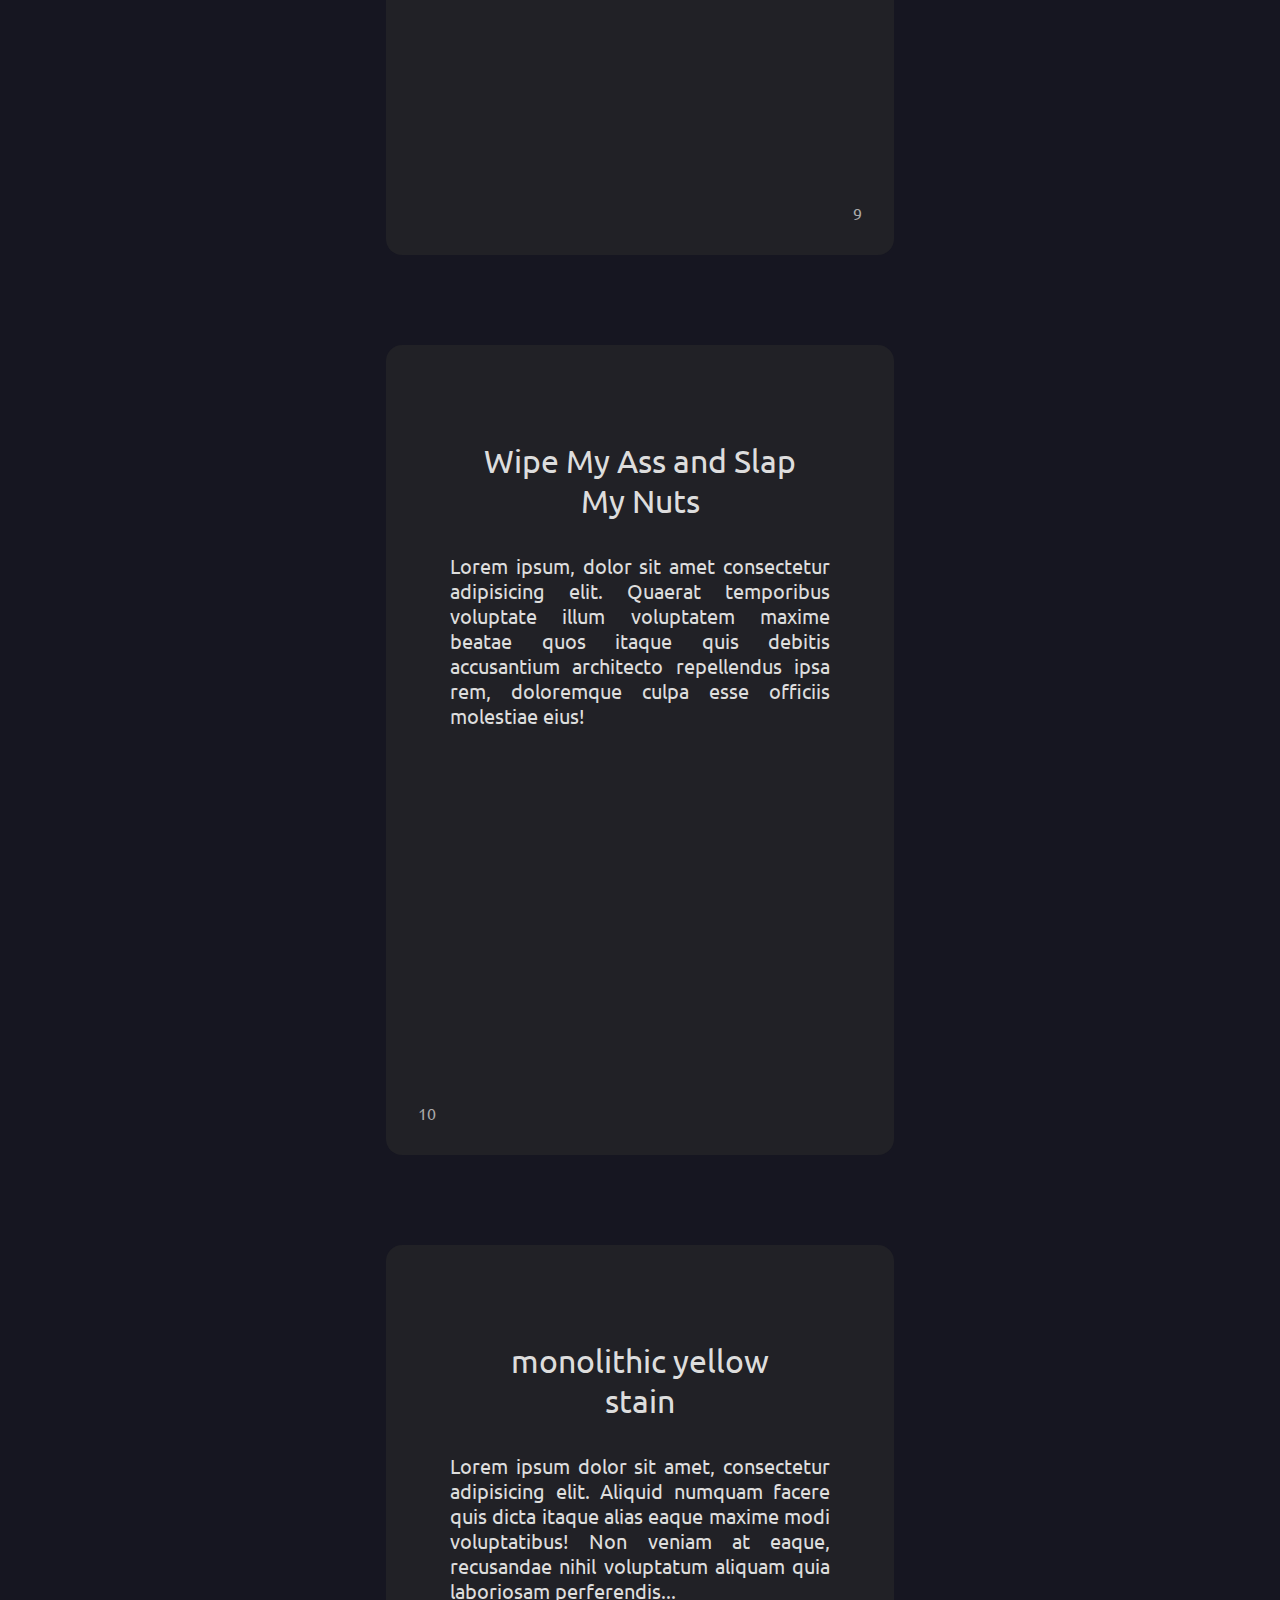
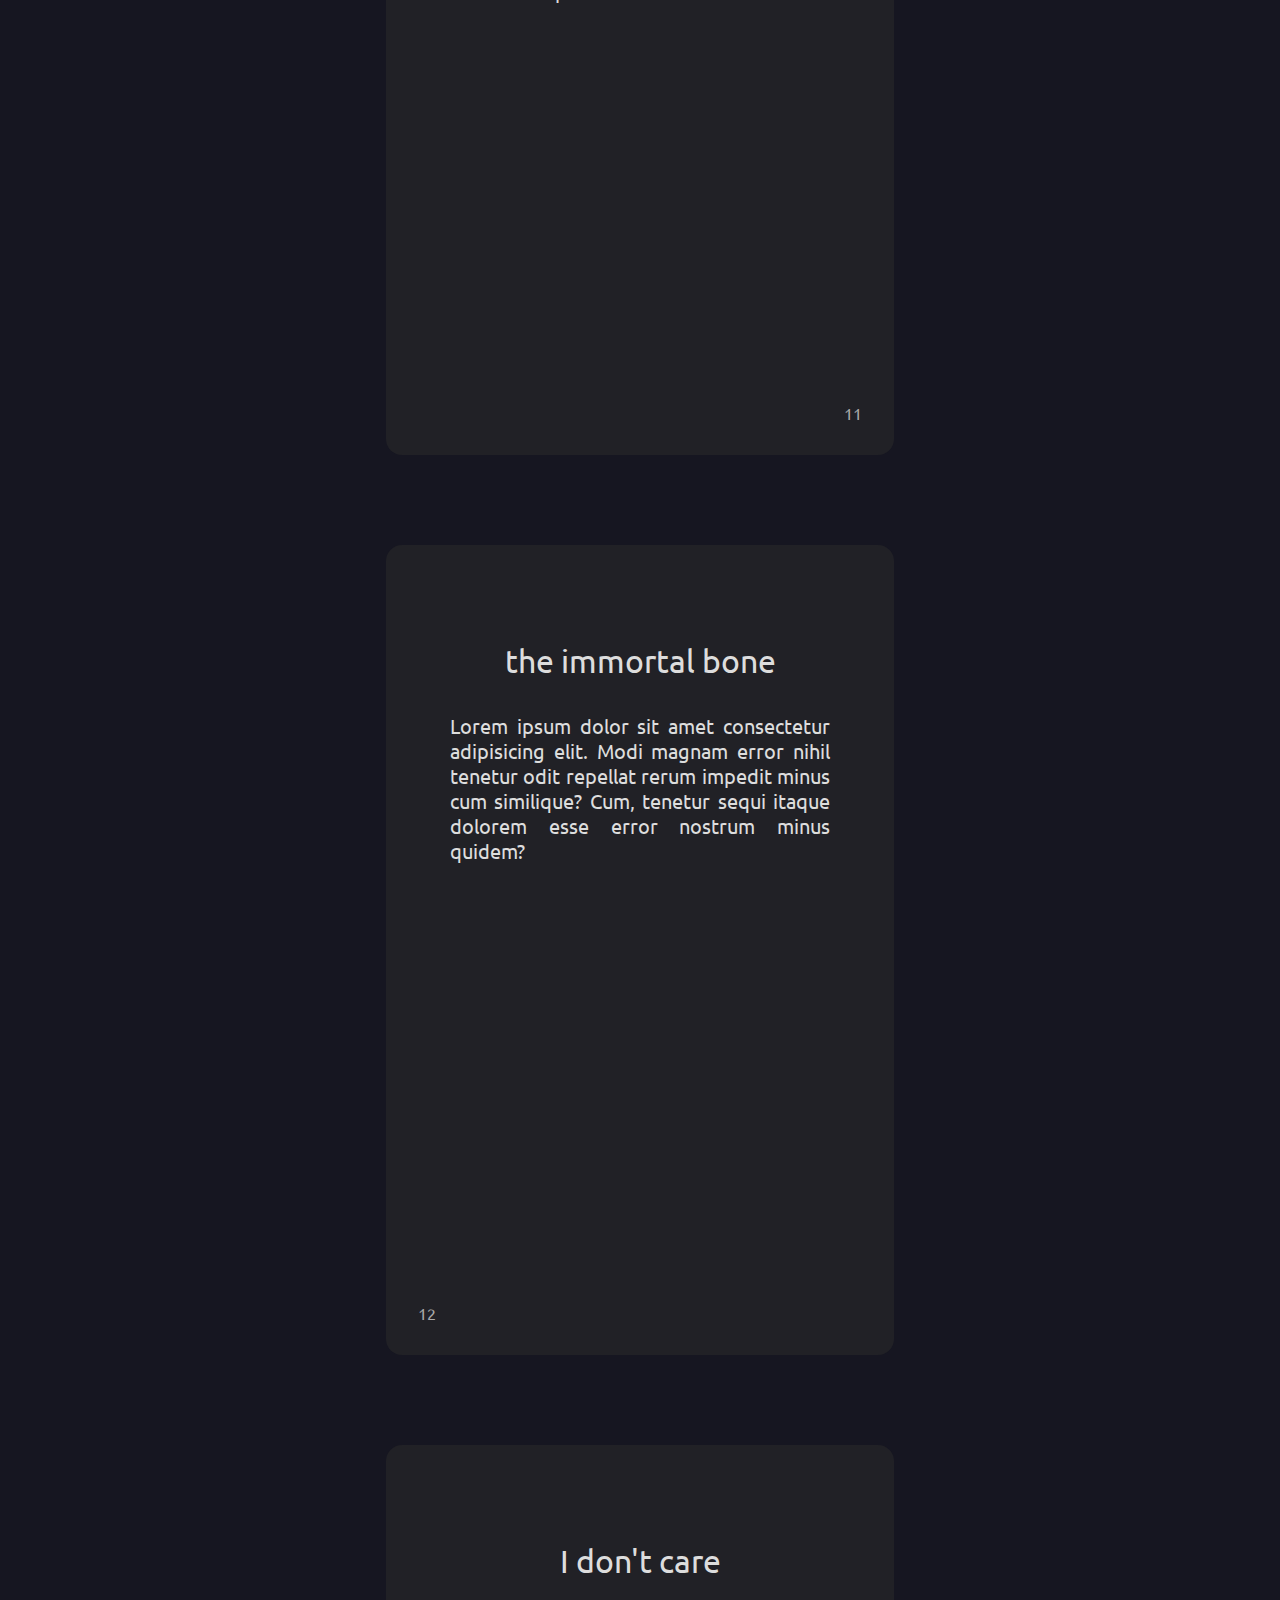
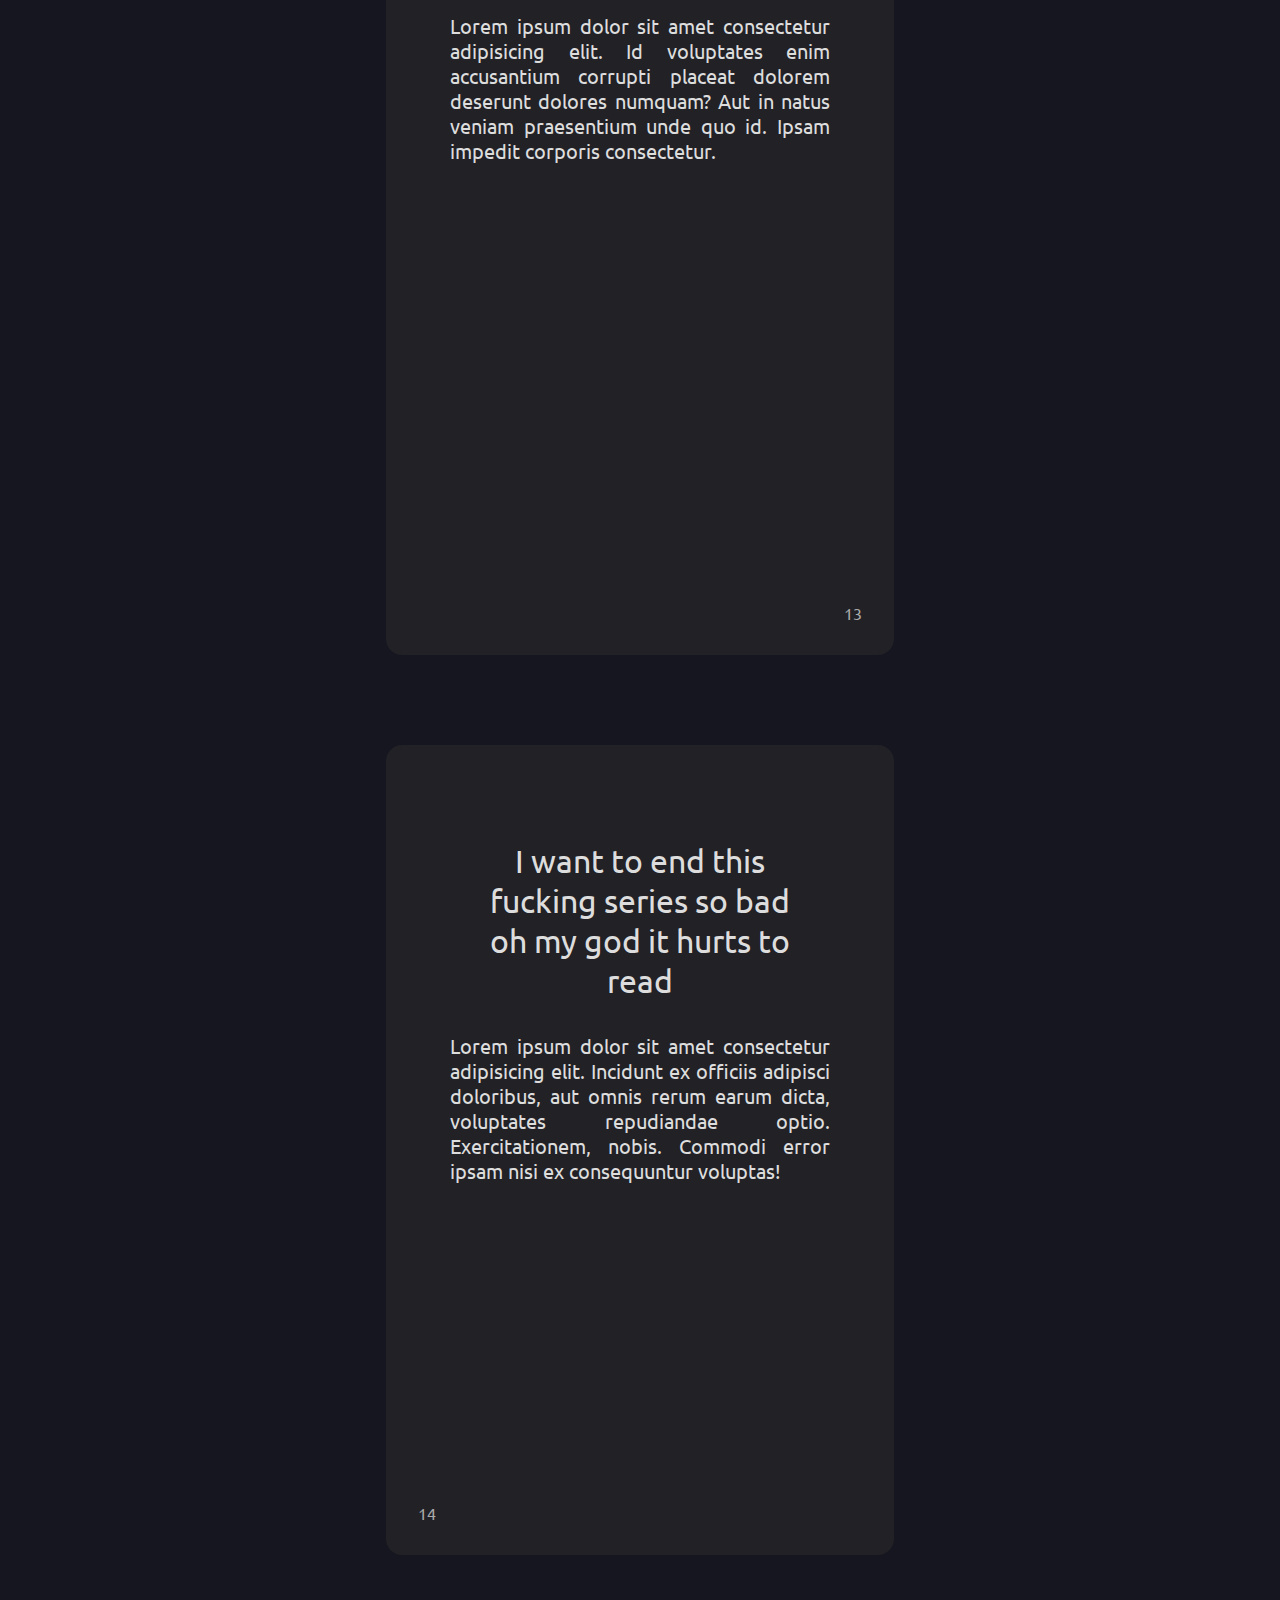
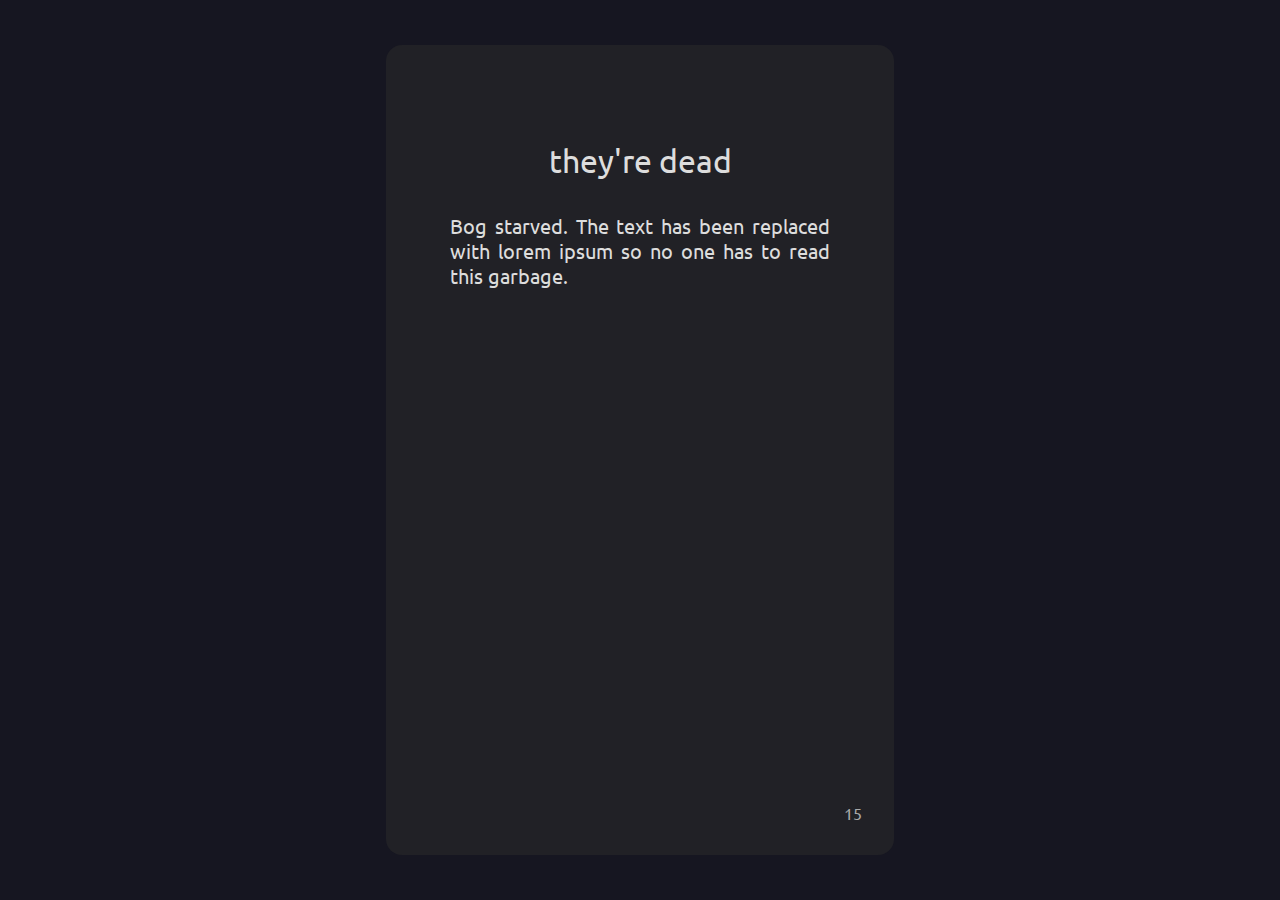
<file: media/land_of_the_snot_balls.html>
<!DOCTYPE html>
<html lang="en">
<head>
	<meta charset="UTF-8">
	<meta name="viewport" content="width=device-width, initial-scale=1.0">
	<meta http-equiv="X-UA-Compatible" content="ie=edge">
	<link rel="stylesheet" href="../src/story.css">
	<title>Land of the Snot Balls | zvava.org</title>
</head>
<body>
	<div class="wrapper">
		<div class="page cover">
			<h1>Land of the Snot Balls</h1>
			<p>a zvava series</p>
		</div>
		<div class="page index">
			<h1>index</h1>
			<div page="1" class="item">bog go bye bye</div>
			<div page="7" class="item">map map journey</div>
			<div page="13" class="item">the fucking ending</div>
		</div>
		<div page="1" class="page">
			<h1>the Watering</h1>
			<p>Lorem, ipsum dolor sit amet consectetur adipisicing elit. Aut ratione cum voluptas eos explicabo possimus nesciunt corporis maxime sapiente, quibusdam eveniet ducimus ipsum cumque dolores. Ab rerum provident nihil expedita!</p>
		</div>
		<div page="2" class="page">
			<h1>Bog's Walk</h1>
			<p>Lorem, ipsum dolor sit amet consectetur adipisicing elit. Neque expedita non aliquam corporis molestias maxime rem aspernatur incidunt porro, vitae fuga distinctio sapiente veritatis quis ullam dolore cum. Nihil, autem.</p>
		</div>
		<div page="3" class="page">
			<h1>the Confrontation</h1>
			<p>Lorem ipsum dolor sit amet consectetur adipisicing elit. Veniam nam expedita eum rem sed quo, repellendus cumque. Earum quod consequatur numquam culpa possimus explicabo tempora corporis, beatae velit molestiae facilis.</p>
		</div>
		<div page="4" class="page">
			<h1>the Robot</h1>
			<p>Lorem ipsum dolor sit amet consectetur, adipisicing elit. Vel eligendi cumque quod impedit, odit nesciunt iure tempora nihil, alias ad ex? Earum commodi consectetur sed enim fuga veniam fugit corrupti!</p>
		</div>
		<div page="5" class="page">
			<h1>the Journey</h1>
			<p>Lorem ipsum dolor, sit amet consectetur adipisicing elit. Quis, ratione iusto inventore obcaecati error quibusdam magnam libero, dolor ut, unde dolore corporis fuga eveniet laborum ea laudantium veniam iure molestias?</p>
		</div>
		<div page="6" class="page">
			<h1>the Fight</h1>
			<p>Lorem ipsum dolor sit amet consectetur adipisicing elit. Quisquam, facilis laudantium rerum, doloribus est quos, magnam deleniti minus accusamus ut sit optio at non qui! Dolore facere obcaecati reprehenderit corrupti!</p>
		</div>
		<div page="7" class="page">
			<h1>the Nerd lol</h1>
			<p>Lorem ipsum dolor sit amet consectetur adipisicing elit. Aut, corporis consequatur. Officia perferendis dolorem commodi, ducimus delectus eveniet et temporibus porro quod eligendi. Sapiente nam omnis aperiam, delectus beatae minus!</p>
		</div>
		<div page="8" class="page">
			<h1>not journey 2 the mysterious island</h1>
			<p>Lorem ipsum dolor sit amet, consectetur adipisicing elit. Sunt reiciendis maiores tenetur quod iure aliquam laudantium suscipit, aspernatur ea quis fugit et qui, iusto harum repudiandae sed facilis eaque earum.</p>
		</div>
		<div page="9" class="page">
			<h1>intermission</h1>
			<p>Lorem ipsum dolor sit amet consectetur, adipisicing elit. Eligendi, possimus, repellat magni ad laudantium eum dignissimos aliquid esse nisi pariatur a culpa nobis architecto dicta perspiciatis, explicabo voluptatibus? Doloremque, sint.</p>
		</div>
		<div page="10" class="page">
			<h1>Wipe My Ass and Slap My Nuts</h1>
			<p>Lorem ipsum, dolor sit amet consectetur adipisicing elit. Quaerat temporibus voluptate illum voluptatem maxime beatae quos itaque quis debitis accusantium architecto repellendus ipsa rem, doloremque culpa esse officiis molestiae eius!</p>
		</div>
		<div page="11" class="page">
			<h1>monolithic yellow stain</h1>
			<p>Lorem ipsum dolor sit amet, consectetur adipisicing elit. Aliquid numquam facere quis dicta itaque alias eaque maxime modi voluptatibus! Non veniam at eaque, recusandae nihil voluptatum aliquam quia laboriosam perferendis...</p>
		</div>
		<div page="12" class="page">
			<h1>the immortal bone</h1>
			<p>Lorem ipsum dolor sit amet consectetur adipisicing elit. Modi magnam error nihil tenetur odit repellat rerum impedit minus cum similique? Cum, tenetur sequi itaque dolorem esse error nostrum minus quidem?</p>
		</div>
		<div page="13" class="page">
			<h1>I don't care</h1>
			<p>Lorem ipsum dolor sit amet consectetur adipisicing elit. Id voluptates enim accusantium corrupti placeat dolorem deserunt dolores numquam? Aut in natus veniam praesentium unde quo id. Ipsam impedit corporis consectetur.</p>
		</div>
		<div page="14" class="page">
			<h1>I want to end this fucking series so bad oh my god it hurts to read</h1>
			<p>Lorem ipsum dolor sit amet consectetur adipisicing elit. Incidunt ex officiis adipisci doloribus, aut omnis rerum earum dicta, voluptates repudiandae optio. Exercitationem, nobis. Commodi error ipsam nisi ex consequuntur voluptas!</p>
		</div>
		<div page="15" class="page">
			<h1>they're dead</h1>
			<p>Bog starved. The text has been replaced with lorem ipsum so no one has to read this garbage.</p>
		</div>
	</div>
</body>
</html>
</file>
<file: src/main.css>
@font-face {
	font-family: Ubuntu;
	src: url(./font/Ubuntu-Regular.ttf) format("truetype");
}

@font-face {
	font-family: Ubuntu;
	src: url(./font/Ubuntu-Italic.ttf) format("truetype");
	font-style: italic;
}

@font-face {
	font-family: "Ubuntu Condensed";
	src: url(./font/UbuntuCondensed-Regular.ttf) format("truetype");
}

@font-face {
	font-family: "Ubuntu Mono";
	src: url(./font/UbuntuMono-Regular.ttf) format("truetype");
}

html, body {
	width: 100vw;
	height: 100vh;
	padding: 0;
	margin: 0;
	background-color: #9c27b0;
	color: #ddd;
	font-family: Ubuntu, sans-serif;
	font-size: 1em;
	overflow: hidden;
}

p, h1, h2, h3, h4, h5, h6 {
	margin: 0;
	font-weight: normal;
}

a {
	color: #ddd;
	display: block;
	text-decoration: none;
}

/* util */

@keyframes background-scroll {
	from {
		background-position: 50% 50%;
	}

	to {
		background-position: 150% 150%;
	}
}

/* background */

body::before {
	content: "";
	width: 110%;
	height: 2.5em;
	background: url('data:image/svg+xml;utf8,<svg xmlns="http://www.w3.org/2000/svg" width="2.5em" height="2.5em" viewBox="0 0 20 20" fill="white"><circle cx="10" cy="10" r="10"></circle></svg>');
	display: block;
	position: absolute;
	pointer-events: none;
	top: calc(50% - 1.25em);
	opacity: 0.1;
	transform: rotate(45deg);
	animation: background-scroll 30s infinite linear;
}

/* navigation */

.content {
	width: 100%;
	height: 100%;
	display: flex;
	justify-content: center;
	align-items: center;
	flex-direction: column;
}

.links {
	display: flex;
	justify-content: center;
	align-items: center;
	flex-direction: column;
	flex: 1;
	font-family: "Ubuntu Condensed", sans-serif;
	font-size: 5em;
}

.links .note {
	font-family: "Ubuntu Mono", monospace;
	font-size: 0.4em;
	font-style: italic;
	text-decoration: underline;
}

.links .inner {
	display: inline-block;
	text-align: justify;
	text-align-last: justify;
	text-justify: distribute;
	text-transform: uppercase;
}

.links .inner a {
	display: inline;
}

/* footer */

.footer {
	width: 50%;
	height: 6em;
	display: flex;
	align-items: center;
}

.footer .left,
.footer .right {
	display: flex;
	align-items: center;
	flex: 1;
}

.footer .left {
	justify-content: flex-start;
}

.footer .right {
	justify-content: flex-end;
}

.footer .divider {
	width: 1px;
	height: 2em;
	background: rgba(255, 255, 255, 0.2)
}

.footer .copyright {
	font-family: "Ubuntu Condensed", sans-serif;
	font-size: 1.5em;
}

/* repsonsive */

@media (orientation: portrait) {
	/* decor */

	body::before {
		width: 2.5em;
		height: 110%;
		top: 0;
		left: calc(50% - 1.25em);
		transform: rotate(-45deg);
	}

	/* navigation */

	.links {
		font-size: 10vw;
		line-height: 15vw;
	}

	/* footer */

	.footer {
		flex-direction: column;
	}

	.footer .divider {
		width: 80%;
		height: 1px;
	}
}

@media (pointer: none) and (orientation: landscape), (pointer: coarse) and (orientation: landscape) {
	/* navigation */

	.links {
		font-size: 10vh;
		line-height: 15vh;
	}
}
</file>
<file: src/media.css>
@font-face {
	font-family: Ubuntu;
	src: url(./font/Ubuntu-Regular.ttf) format("truetype");
}

@font-face {
	font-family: Ubuntu;
	src: url(./font/Ubuntu-Italic.ttf) format("truetype");
	font-style: italic;
}

@font-face {
	font-family: "Ubuntu Condensed";
	src: url(./font/UbuntuCondensed-Regular.ttf) format("truetype");
}

@font-face {
	font-family: "Ubuntu Mono";
	src: url(./font/UbuntuMono-Regular.ttf) format("truetype");
}

html, body {
	width: 100%;
	margin: 0;
	padding: 0;
	background: #161621;
	color: #ddd;
	font-family: Ubuntu, sans-serif;
	font-size: 1em;
	overflow-x: hidden;
}

p, h1, h2, h3, h4, h5, h6 {
	margin: 0;
	font-weight: normal;
}

a {
	color: #ddd !important;
	font-style: italic;
}

.main a {
	font-family: "Ubuntu Mono", monospace;
	font-size: 0.75em;
}

.books a,
.vids a,
.footer a {
	font-style: normal;
	text-decoration: none;
}

/* util */

.clickable {
	cursor: pointer !important;
}

@keyframes slide-in-left {
	from {
		left: -47.5vw;
	}
}

@keyframes slide-in-right {
	from {
		right: -27.5vw;
	}
}

@keyframes slide-in-top {
	0%, 50% {
		top: -15vh;
		opacity: 0;
	}
}

@keyframes slide-in-bottom {
	0%, 50% {
		bottom: -15vh;
		opacity: 0;
	}
}

@keyframes bob {
	from {
		top: -1em;
	}

	to {
		top: 1em;
	}
}

/* dividers */

.written::before,
.footer::before {
	content: "";
	width: 100%;
	height: 5em;
	display: block;
	position: absolute;
}

.written .content {
	margin-top: 8em !important;
}

.main + .written::before {
	background: linear-gradient(#212126, #161621);
}

.section + .footer::before {
	background: linear-gradient(#161621, #212126);
	top: -2.5em;
}

.written::after,
.vids::after {
	content: "";
	width: 80%;
	max-width: 1000px;
	height: 1px;
	display: block;
	background: rgba(255, 255, 255, 0.2);
}

/* decor */

.block-container {
	width: 100%;
	height: 100%;
	position: absolute;
	top: 0;
	left: 0;
}

.block-container.left {
	animation: bob 2.25s infinite alternate ease-in-out;
}

.block-container.right {
	animation: bob 1.75s infinite alternate-reverse ease-in-out;
}

.block {
	background: url('data:image/svg+xml;utf8,<svg xmlns="http://www.w3.org/2000/svg" width="5em" height="5em" viewBox="0 0 20 20" stroke="white" stroke-width="5"><polyline points="2,2 18,18"></polyline><polyline points="2,18 18,2"></polyline></svg>') space;
	position: absolute;
	opacity: 0.2;
}

.block.left {
	width: 45vw;
	height: 80vh;
	top: 10vh;
	left: -2.5em;
	animation: slide-in-left 2s;
}

.block.right {
	width: 30vw;
	height: 40vh;
	top: 30vh;
	right: -2.5em;
	animation: slide-in-right 2s;
}

/* main info + arrow */

.popup-container {
	width: 100%;
	height: 100%;
	display: flex;
	justify-content: center;
	position: absolute;
	top: 0;
	left: 0;
}

.section.main .popup-container.bottom {
	animation: bob 1s infinite alternate ease-in-out;
}

.section.main .popup {
	width: 100%;
	position: absolute;
	z-index: 99;
	font-size: 1.5em;
	text-align: center;
}

.section.main .popup.top {
	top: 15vh;
	animation: slide-in-top 4s;
}

.section.main .popup.bottom {
	width: 1em;
	height: 1em;
	border: 0.25em solid transparent;
	border-bottom: 0.25em solid #ddd;
	border-right: 0.25em solid #ddd;
	bottom: 15vh;
	cursor: not-allowed;
	animation: slide-in-bottom 4s;
	transform: rotate(45deg);
}

.section.main .popup.bottom:hover::before {
	opacity: 1;
}

/* stories */

.books {
	width: 100%;
	display: flex;
	justify-content: space-evenly;
	flex-wrap: wrap;
}

.book {
	width: 15em;
	margin: 2em;
	background: #212126;
	border-radius: 1em;
	overflow: hidden;
}

.book h1 {
	padding: 1em;
	background: #262631;
	text-align: center;
}

.book p {
	margin: 1em;
}

.book[rating]::after {
	content: "Rated " attr(rating);
	padding: 0.5em;
	margin-top: 1em;
	display: block;
	text-align: center;
}

/* stories */

.videos {
	width: 100%;
	display: flex;
	justify-content: space-evenly;
	flex-wrap: wrap;
}

.video {
	width: 20em;
	margin: 2em;
	background: #212126;
	border-radius: 1em;
	overflow: hidden;
}

.video .thumbnail {
	width: 100%;
}

.video h1 {
	margin: 0.5em;
}

.video p {
	margin: 1em;
}

.video .note {
	margin: 1.1em;
}

.video[rating]::after {
	content: "Rated " attr(rating);
	padding: 0.5em;
	margin-top: 1em;
	display: block;
	text-align: center;
}

/* music */

.songs {
	width: 100%;
	display: flex;
	flex-direction: column;
}

.song {
	margin: 2em;
	background: #212126;
	border-radius: 1em;
	overflow: hidden;
	display: flex;
	flex: 1;
}

.song .cover {
	width: 12.5em;
	height: 12.5em;
}

.song h1 {
	overflow: hidden;
	text-overflow: ellipsis;
	white-space: nowrap;
}

.song .info {
	margin: 3em;
	display: flex;
	justify-content: center;
	flex-direction: column;
	flex: 1;
}

.song .info .link {
	margin-top: 1em;
	display: flex;
	align-items: center;
}

.song .info .link .button {
	width: 2.5em;
	height: 2.5em;
	margin-left: 0.65em;
	margin-right: 1em;
	background: #262631;
	border-radius: 50%;
	display: flex;
	justify-content: center;
	align-items: center;
}

.song .info .link .button::after {
	content: "";
	width: 0.5em;
	height: 0.5em;
	border: 0.15em solid transparent;
	border-bottom: 0.15em solid #ddd;
	border-right: 0.15em solid #ddd;
	display: block;
	position: relative;
	left: -0.20em;
	transform: rotate(-45deg);
}

.song .info .link .text {
	font-size: 1.25em;
}

.song[rating]::after {
	content: "Rated " attr(rating);

	padding: 0.5em;
	display: block;
	text-align: center;
	writing-mode: vertical-rl;
	text-orientation: mixed;
}

/* ratings */

[rating="Mature"]::after {
	background: #e74c3c;
}

[rating="PG"]::after {
	background: #262631;
}

/* sections */

.section {
	display: flex;
	align-items: center;
	flex-direction: column;
	position: relative;
}

.section.main {
	height: 100vh;
	background: #212126;
	overflow: hidden;
	font-family: "Ubuntu Condensed", sans-serif;
}

.section.main .text {
	width: 100%;
	max-width: 1000px;
	height: 100%;
	display: flex;
	justify-content: center;
	align-items: center;
	flex-direction: column;
	position: absolute;
	z-index: 9;
	font-size: 3em;
}

.section.main .text :last-child {
	position: relative;
	top: -0.3em;
}

.section .content {
	width: 100%;
	max-width: 1000px;
	margin: 4em 8em;
}

.section .content > p:not(.note) {
	text-indent: 2.5em;
}

.section .content .note {
	color: #aaa;
	font-size: 0.9em;
}

.section .content > h1,
.section .content > h2,
.section .content > h3,
.section .content > h4,
.section .content > h5,
.section .content > h6 {
	width: 100%;
	text-align: center;
	opacity: 0.9;
}

.section .content > h1 span,
.section .content > h2 span,
.section .content > h3 span,
.section .content > h4 span,
.section .content > h5 span,
.section .content > h6 span {
	padding: 0.2em 0.3em;
	margin-bottom: 0.2em;
	color: white;
}

/* footer */

.footer {
	padding: 4em 6em 1.5em;
	background: #212126;
	display: flex;
	justify-content: center;
	position: relative;
}

.footer-wrapper {
	width: 100%;
	max-width: calc(1000px - 12em);
	display: flex;
	align-items: center;
}

.footer .half.left {
	flex: 1;
}

.footer .copyright {
	font-family: "Ubuntu Condensed", sans-serif;
	font-size: 1.5em;
}

.footer .half.right {
	padding-left: 1em;
	text-align: right;
}

.footer .category {
	padding: 0.2em 0.3em 0.2em 1em;
	margin-bottom: 0.2em;
	color: #aaa;
	font-size: 0.9em;
	border-bottom: 1px solid #aaa;
}

/* responsive */

@media (orientation: portrait) {
	body {
		font-size: 0.9em;
	}

	/* music */

	.songs {
		align-items: center;
	}

	.song {
		width: 17.5em;
		flex-direction: column;
	}

	.song .cover {
		width: 17.5em;
		height: 17.5em;
	}

	.song h1 {
		text-align: center;
		white-space: normal;
		overflow: unset;
	}

	.song .info {
		margin: 1.5em;
	}

	.song .info .link .text {
		font-size: 1.25em;
	}

	.song[rating]::after {
		writing-mode: unset;
	}

	/* sections */

	.section.main .text {
		width: 70%;
		text-align: center;
	}

	.section.main .text h1 {
		line-height: 1em;
	}

	/* footer */

	.footer-wrapper {
		flex-direction: column;
	}

	.footer .half.right {
		padding-left: 0;
		margin: 1em;
	}

	.footer .half.right:last-child {
		margin-bottom: 0;
	}
}

@media (pointer: none) and (orientation: landscape), (pointer: coarse) and (orientation: landscape) {
	.song h1 {
		max-width: 270px;
	}
}
</file>
<file: src/portfolio.css>
@font-face {
	font-family: Ubuntu;
	src: url(./font/Ubuntu-Regular.ttf) format("truetype");
}

@font-face {
	font-family: Ubuntu;
	src: url(./font/Ubuntu-Italic.ttf) format("truetype");
	font-style: italic;
}

@font-face {
	font-family: "Ubuntu Condensed";
	src: url(./font/UbuntuCondensed-Regular.ttf) format("truetype");
}

@font-face {
	font-family: "Ubuntu Mono";
	src: url(./font/UbuntuMono-Regular.ttf) format("truetype");
}

html, body {
	width: 100%;
	margin: 0;
	padding: 0;
	background: #161621;
	color: #ddd;
	font-family: Ubuntu, sans-serif;
	font-size: 1em;
	overflow-x: hidden;
}

p, h1, h2, h3, h4, h5, h6 {
	margin: 0;
	font-weight: normal;
}

a {
	color: #ddd !important;
	font-style: italic;
}

.footer a,
.main a {
	font-style: normal;
	text-decoration: none;
}

table {
	width: 75%;
	margin: 3em auto;
	border-collapse: collapse;
}

table th {
	font-weight: normal;
}

table td {
	text-align: center;
}

table.projects td:nth-child(2), table.projects td:nth-child(3) {
	font-family: "Ubuntu Mono", monospace;
}

table th, td {
	padding: 0.5em;
	border-bottom: 2px solid rgba(255, 255, 255, 0.2);
	border-right: 2px solid rgba(255, 255, 255, 0.2);
}

table th:last-child, td:last-child {
	border-right: none;
}

table tr:last-child td {
	border-bottom: none;
}

@media (max-width: 750px) {
	table {
		width: 100%;
	}
}

/* util */

.clickable {
	cursor: pointer !important;
}

@keyframes slide-in-left {
	from {
		left: -47.5vw;
	}
}

@keyframes slide-in-right {
	from {
		right: -27.5vw;
	}
}

@keyframes slide-in-top {
	0%, 50% {
		top: -15vh;
		opacity: 0;
	}
}

@keyframes slide-in-bottom {
	0%, 50% {
		bottom: -15vh;
		opacity: 0;
	}
}

@keyframes bob {
	from {
		top: -1em;
	}

	to {
		top: 1em;
	}
}

/* dividers */

.about::before,
.experience::before,
.projects::before,
.footer::before {
	content: "";
	width: 100%;
	height: 2em;
	display: block;
	position: absolute;
	-webkit-clip-path: polygon(0 0, 100% 100%, 100% 0);
	        clip-path: polygon(0 0, 100% 100%, 100% 0);
}

.main + .about::before {
	background: #9c27b0;
}

.about + .experience::before {
	background: #009688;
}

.experience + .projects::before {
	background: #c0392b;
}

.section + .footer::before {
	background: #34495e;
	top: 0;
	-webkit-clip-path: polygon(100% 0, 0 0, 0 95%);
	        clip-path: polygon(100% 0, 0 0, 0 95%);
}

@media (min-width: 1500px) {
	.main + .about::before,
	.about + .experience::before,
	.experience + .projects::before,
	.section + .footer::before {
		height: 3em;
	}
}

/* decor */

.block-container {
	width: 100%;
	height: 100%;
	position: absolute;
	top: 0;
	left: 0;
}

.block-container.left {
	animation: bob 2.25s infinite alternate ease-in-out;
}

.block-container.right {
	animation: bob 1.75s infinite alternate-reverse ease-in-out;
}

.block {
	background: url('data:image/svg+xml;utf8,<svg xmlns="http://www.w3.org/2000/svg" width="2.5em" height="2.5em" viewBox="0 0 20 20" fill="white"><circle cx="10" cy="10" r="10"></circle></svg>') space;
	position: absolute;
	opacity: 0.2;
}

.block.left {
	width: 47.5vw;
	height: 35vh;
	left: -1.25em;
	top: 15vh;
	animation: slide-in-left 2s;
}

.block.right {
	width: 27.5vw;
	height: 27vh;
	right: -1.25em;
	bottom: 15vh;
	animation: slide-in-right 2s;
}

/* main info + arrow */

.popup-container {
	width: 100%;
	height: 100%;
	display: flex;
	justify-content: center;
	position: absolute;
	top: 0;
	left: 0;
}

.section.main .popup-container.bottom {
	animation: bob 1s infinite alternate ease-in-out;
}

.section.main .popup {
	width: 100%;
	position: absolute;
	z-index: 99;
	font-size: 1.5em;
	text-align: center;
}

.section.main .popup.top {
	top: 15vh;
	animation: slide-in-top 4s;
}

.section.main .popup.bottom {
	width: 1em;
	height: 1em;
	border: 0.25em solid transparent;
	border-bottom: 0.25em solid #ddd;
	border-right: 0.25em solid #ddd;
	bottom: 15vh;
	cursor: not-allowed;
	animation: slide-in-bottom 4s;
	transform: rotate(45deg);
}

.section.main .popup.bottom:hover::before {
	opacity: 1;
}

/* about */

.bio {
	margin: 3em 0;
	display: flex;
}

.bio .avatar {
	width: 17.5em;
	height: 17.5em;
	display: flex;
}

.bio .avatar .left {
	background: url(./img/llama.jpg) left / cover;
	border-top-left-radius: 17.5em;
	border-bottom-left-radius: 17.5em;
	flex: 1;
}

.bio .avatar .right {
	background: url(./img/zvava.jpg) right / cover;
	border-top-right-radius: 17.5em;
	border-bottom-right-radius: 17.5em;
	flex: 1;
}

.bio .divider {
	width: 1px;
	margin: 1em 2em;
	background: rgba(255, 255, 255, 0.35);
}

.bio .list-container {
	display: flex;
	flex: 1;
	font-size: 0.9em;
}

.bio .list {
	display: flex;
	flex-direction: column;
	justify-content: space-around;
	font-size: 1.25em;
}

.bio .list.left {
	flex: 1;
	text-align: right;
}

.bio .list.right {
	margin-left: 1em;
	flex: 0.5;
	font-family: "Ubuntu Condensed", sans-serif;
}

.technologies {
	width: 100%;
	margin: 1em 0;
	display: flex;
	justify-content: center;
	flex-wrap: wrap;
}

.technologies div {
	position: relative;
}

.technologies svg {
	width: 3em;
	height: 3em;
	padding: 0 0.5em;
	transition: opacity 0.2s;
}

.technologies:hover svg {
	opacity: 0.5;
}

.technologies:hover div:hover svg {
	opacity: 1;
}

.technologies div::before {
	content: attr(title);
	width: 6em;
	padding: 0.5em;
	background: rgba(0, 0, 0, 0.2);
	border-radius: 0.5em;
	display: block;
	position: absolute;
	top: 7em;
	left: -1.5em;
	z-index: 999;
	text-align: center;
	opacity: 0;
	pointer-events: none;
	transition: opacity 0.3s, top 0.3s;
}

.technologies div:hover::before {
	top: 3.5em;
	opacity: 1;
}

/* sections */

.section {
	display: flex;
	justify-content: center;
	position: relative;
}

.section.about {
	background: #009688;
}

.section.experience {
	background: #c0392b;
}

.section.projects {
	background: #34495e;
}

.section.main {
	height: 100vh;
	background: #9c27b0;
	overflow: hidden;
	font-family: "Ubuntu Condensed", sans-serif;
}

.section.main .text {
	width: 100%;
	max-width: 1000px;
	height: 100%;
	display: flex;
	justify-content: center;
	align-items: center;
	flex-direction: column;
	position: absolute;
	z-index: 9;
	font-size: 3em;
}

.section.main .text > :last-child {
	position: relative;
	top: -0.3em;
}

.section .content {
	width: 100%;
	max-width: 1000px;
	margin: 8em;
}

.section .content p:not(.note) {
	text-indent: 2.5em;
}

.section .content .note {
	color: #aaa;
	font-size: 0.9em;
}

.section .content h1,
.section .content h2,
.section .content h3,
.section .content h4,
.section .content h5,
.section .content h6 {
	width: 100%;
	text-align: center;
	opacity: 0.9;
}

.section .content h1 span,
.section .content h2 span,
.section .content h3 span,
.section .content h4 span,
.section .content h5 span,
.section .content h6 span {
	padding: 0.2em 0.3em;
	margin-bottom: 0.2em;
	color: white;
}

/* footer */

.footer {
	padding: 4em 6em 3em;
	background: #2c3e50;
	display: flex;
	justify-content: center;
	position: relative;
}

.footer-wrapper {
	width: 100%;
	max-width: calc(1000px - 12em);
	display: flex;
	align-items: center;
}

.footer .half.left {
	flex: 1;
}

.footer .copyright {
	font-family: "Ubuntu Condensed", sans-serif;
	font-size: 1.5em;
}

.footer .half.right {
	padding-left: 1em;
	text-align: right;
}

.footer .category {
	padding: 0.2em 0.3em 0.2em 1em;
	margin-bottom: 0.2em;
	color: #aaa;
	font-size: 0.9em;
	border-bottom: 1px solid #aaa;
}

/* responsive */

@media (orientation: portrait) {
	body {
		font-size: 0.9em;
	}

	/* dividers */

	.main + .about::before,
	.about + .experience::before,
	.experience + .projects::before,
	.section + .footer::before {
		height: 1em;
	}

	/* about */
	
	.bio {
		align-items: center;
		flex-direction: column;
	}
	
	.bio .avatar {
		width: 15em;
		height: 15em;
	}
	
	.bio .avatar .left {
		border-top-left-radius: 15em;
		border-bottom-left-radius: 15em;
	}
	
	.bio .avatar .right {
		border-top-right-radius: 15em;
		border-bottom-right-radius: 15em;
	}
	
	.bio .divider {
		width: 60%;
		height: 1px;
		margin: 2em 0;
	}

	.bio .list-container {
		width: 100%;
	}

	.bio .list.right {
		flex: 0.5;
	}

	.technologies {
		width: 75%;
		margin: 1em auto;
	}

	/* sections */

	.section .content {
		margin: 8em 1em;
	}

	/* footer */

	.footer-wrapper {
		flex-direction: column;
	}

	.footer .half.right {
		padding-left: 0;
		margin: 1em;
	}

	.footer .half.right:last-child {
		margin-bottom: 0;
	}
}

@media (orientation: portrait) and (min-width: 650px) {
	/* about */

	.bio .list.right {
		flex: 0.75;
	}
}
</file>
<file: src/story.css>
@font-face {
	font-family: Ubuntu;
	src: url(./font/Ubuntu-Regular.ttf) format("truetype");
}

@font-face {
	font-family: Ubuntu;
	src: url(./font/Ubuntu-Italic.ttf) format("truetype");
	font-style: italic;
}

@font-face {
	font-family: "Ubuntu Condensed";
	src: url(./font/UbuntuCondensed-Regular.ttf) format("truetype");
}

html, body {
	width: 100%;
	margin: 0;
	padding: 0;
	background: #161621;
	color: #ddd;
	font-family: Ubuntu, sans-serif;
	font-size: 1em;
}

p, h1, h2, h3, h4, h5, h6 {
	margin: 0;
	font-weight: normal;
}

a {
	color: #ddd !important;
	font-style: italic;
}

/* sections */

.wrapper {
	width: 100%;
	display: flex;
	align-items: center;
	flex-direction: column;
}

/* special pages */

.page.cover {
	justify-content: center;
}

.page.cover h1 {
	margin: 0 1em;
	font-family: "Ubuntu Condensed", sans-serif;
	font-size: 5em;
}

.page.index .item {
	width: 100%;
	margin-bottom: 0.5em;
	position: relative;
	font-size: 1.25em;
}

.page.index .item::after {
	content: "page " attr(page);
	display: block;
	position: absolute;
	color: #aaa;
	top: 0;
	right: 0;
}

/* pages */

.page {
	width: calc(35vw - 8em);
	min-width: calc(508px - 8em);
	min-height: calc(90vh - 12em);
	padding: 6em 4em;
	margin: 5vh 0;
	background: #212126;
	border-radius: 1em;
	position: relative;
	display: flex;
	align-items: center;
	flex-direction: column;
}

.page h1 {
	margin: 0 1em;
	margin-bottom: 1em;
	text-align: center;
}

.page p {
	font-size: 1.25em;
	line-height: 1.25em;
	text-align: justify;
}

.page::before {
	content: attr(page);
	display: block;
	position: absolute;
	color: #aaa;
	bottom: 2em;
	left: 2em;
}

.page:nth-child(odd)::before {
	left: unset;
	right: 2em;
}

/* footer */

.teaser {
	width: calc(35vw - 8em);
	min-width: calc(508px - 8em);
	padding: 2em 4em;
	margin: 5vh 0;
	background: #212126;
	border-radius: 1em;
}

.teaser h1 {
	width: 100%;
	text-align: center;
}

/* responsive*/

@media (orientation: portrait) {
	body {
		font-size: 0.9em;
	}

	/* pages + teaser */
	
	.page, .teaser {
		width: calc(100vw - 10em);
		min-width: unset;
		max-width: calc(508px - 8em);
		padding: 4em;
	}
	
	.page {
		min-height: calc(90vh - 8em);
	}

	.page h1 {
		margin: 0 1em;
		margin-bottom: 0.5em;
	}

	.page p {
		font-size: 1.15em;
		line-height: 1.15em;
	}
}
</file>
